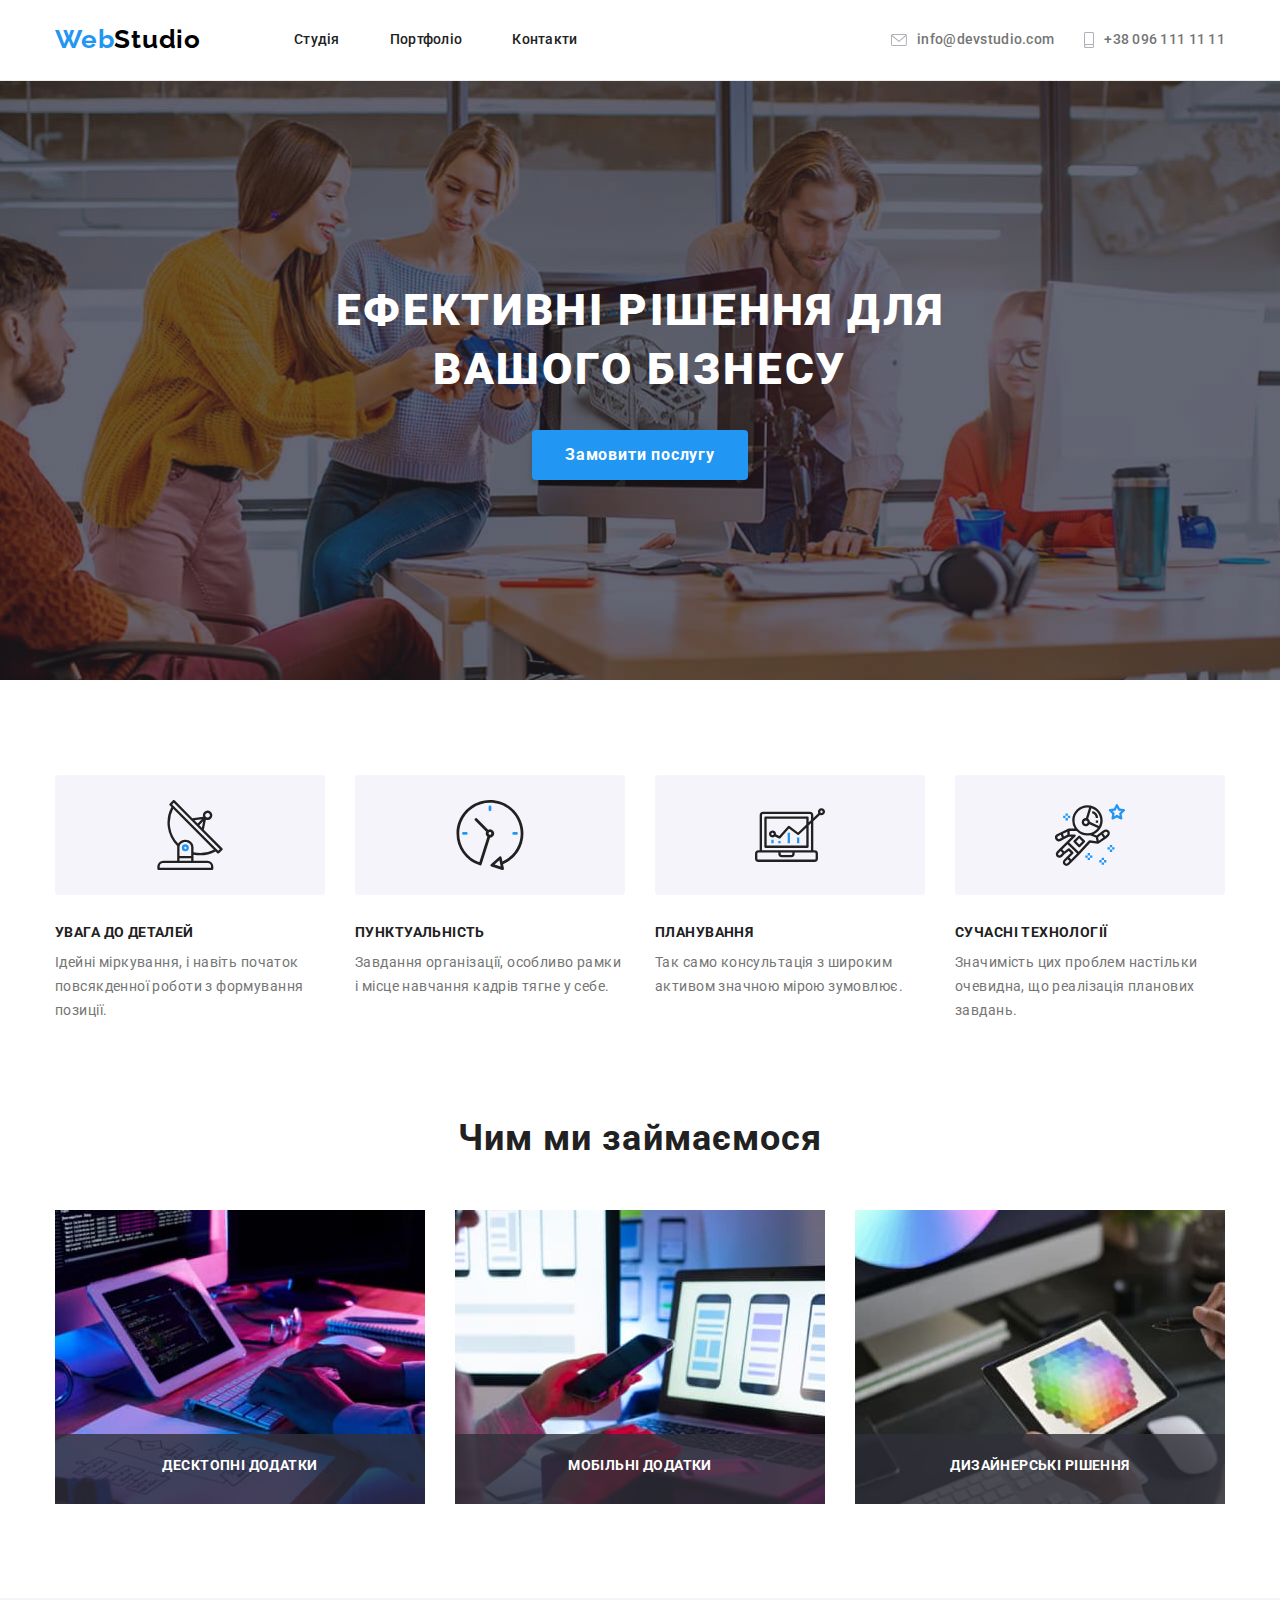
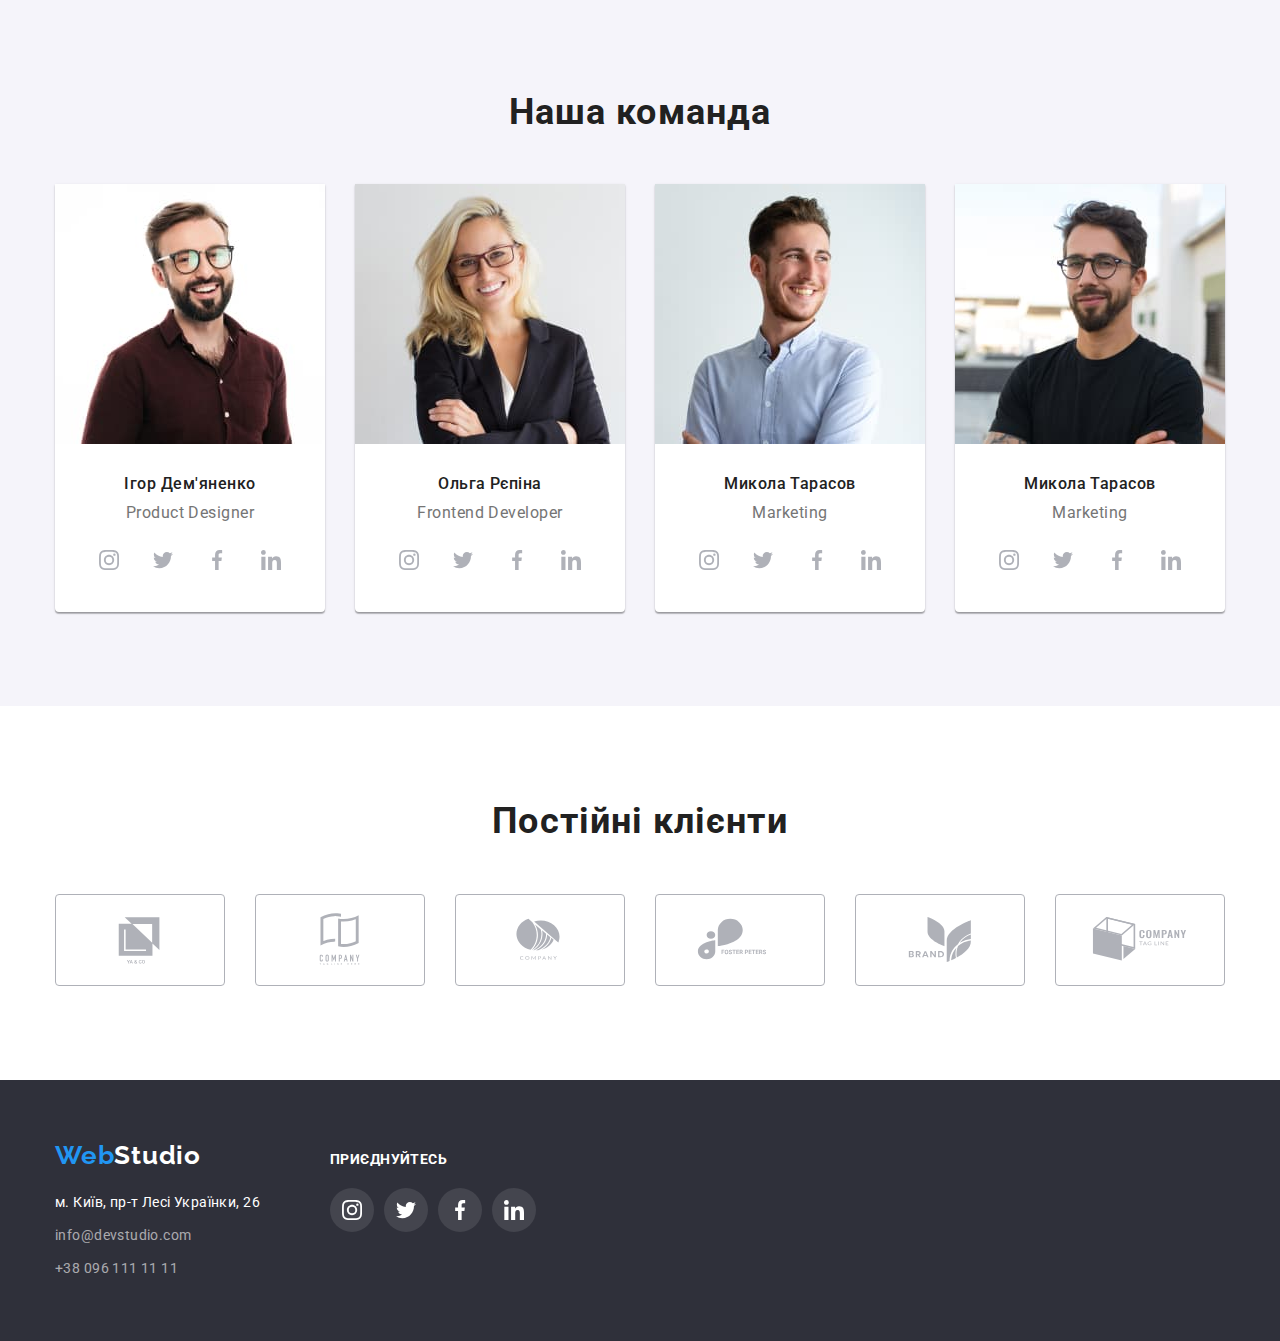
<file: index.html>
<!DOCTYPE html>
<html lang="en">
  <head>
    <meta charset="UTF-8" />
    <meta name="viewport" content="width=device-width, initial-scale=1.0" />
    <title>Document</title>
    <link
      rel="stylesheet"
      href="https://cdnjs.cloudflare.com/ajax/libs/modern-normalize/1.0.0/modern-normalize.min.css"
    />
    <link
      href="https://fonts.googleapis.com/css2?family=Raleway:wght@700&family=Roboto:wght@400;500;700;900&display=swap"
      rel="stylesheet"
    />

    <link rel="stylesheet" href="./css/styles.css" />
  </head>
  <body class="blackout">
    <!-- Шапка сайта -->
    <header class="page-header">
      <div class="header-container container">
        <nav class="nav-container">
          <a href="./index.html" class="logo">
            <span class="web">Web</span><span class="studio">Studio</span>
          </a>
          <ul class="site-nav">
            <li class="poloska">
              <a href="./index.html" class="link current">Студія</a>
            </li>
            <li class="poloska">
              <a href="./portfolio.html" class="link current">Портфоліо</a>
            </li>
            <li class="poloska">
              <a href="#" class="link current">Контакти</a>
            </li>
          </ul>
        </nav>
        <ul class="auth-nav">
          <!-- infa icon -->
          <svg display="none">
            <symbol id="icon-envelope-hover" viewBox="0 0 43 32">
              <path
                d="M38.667 0H4C1.794 0 0 1.794 0 4v24c0 2.206 1.794 4 4 4h34.667c2.206 0 4-1.794 4-4V4c0-2.206-1.794-4-4-4zm0 2.667c.181 0 .353.038.511.103L21.334 18.236 3.49 2.77a1.32 1.32 0 0 1 .511-.103h34.667zm0 26.666H4A1.334 1.334 0 0 1 2.667 28V5.587L20.46 21.008a1.335 1.335 0 0 0 1.748 0L40.001 5.587V28c0 .736-.598 1.333-1.333 1.333z"
              />
            </symbol>

            <symbol id="icon-smartphone" viewBox="0 0 20 32">
              <path
                d="M17 0H3C1.346 0 0 1.346 0 3v26c0 1.654 1.346 3 3 3h14c1.654 0 3-1.346 3-3V3c0-1.654-1.346-3-3-3zM3 2h14a1 1 0 0 1 1 1v21H2V3a1 1 0 0 1 1-1zm14 28H3a1 1 0 0 1-1-1v-3h16v3a1 1 0 0 1-1 1z"
              />
              <path
                d="M4.707 27.478c.391.365.391.956 0 1.321s-1.024.365-1.414 0c-.391-.365-.391-.956 0-1.321s1.024-.365 1.414 0z"
              />
            </symbol>
          </svg>
          <!-- mailto -->
          <li class="item-block">
            <a href="mailto:info@devstudio.com" class="link">
              <div class="item-mailto">
                <svg class="icon-mailto">
                  <use
                    xlink:href="#icon-envelope-hover"
                    class="link-mailto"
                  ></use>
                </svg>
              </div>
              info@devstudio.com</a
            >
          </li>
          <li class="item-block">
            <a href="tel:+380961111111" class="link">
              <div class="item-tel">
                <svg class="icon-tel">
                  <use xlink:href="#icon-smartphone" class="link-tel"></use>
                </svg>
              </div>
              +38 096 111 11 11</a
            >
          </li>
        </ul>
      </div>
    </header>
    <main class="page-main">
      <!-- Герой (Hero)-->
      <div class="hero-container">
        <section class="hero">
          <h1 class="title">
            Ефективні рішення для <br />
            вашого бізнесу
          </h1>
          <button type="button" class="button" data-modal-open>
            Замовити послугу
          </button>
        </section>
      </div>
      <!-- Переваги (Benefits)-->
      <section class="benefits">
        <!-- infa icoon -->
        <svg display="none">
          <symbol id="icon-antenna-1" viewBox="0 0 32 32">
            <path
              d="m30.773 22.098-8.443-8.505.937-4.615c.242.094.499.144.758.146h.006a2.159 2.159 0 1 0-2.008-1.435l-4.96.605L8.972.161a.534.534 0 0 0-.377-.16.532.532 0 0 0-.373.155L6.709 1.66a.534.534 0 0 0 0 .754l.814.826a14.943 14.943 0 0 0 2.519 17.663.513.513 0 0 0 .146.098c-.034.18-.051.364-.052.547v6.187h-6.4a2.67 2.67 0 0 0-2.667 2.667v1.067c0 .295.239.533.533.533h24.533a.533.533 0 0 0 .533-.533v-1.067a2.67 2.67 0 0 0-2.667-2.667h-6.4v-2.742a15.09 15.09 0 0 0 3.049.32 14.854 14.854 0 0 0 7.04-1.783l.818.823a.534.534 0 0 0 .377.16.532.532 0 0 0 .373-.155l1.513-1.504a.534.534 0 0 0 0-.754zM23.28 6.233a1.066 1.066 0 1 1 .752 1.822h-.003a1.067 1.067 0 0 1-.747-1.823h-.002zm-1.256 3.505-.598 2.946-1.175-1.182 1.774-1.763zm-.605-.902-1.92 1.909-1.485-1.493 3.405-.415zM24.004 28.8a1.6 1.6 0 0 1 1.6 1.6v.533H2.137V30.4a1.6 1.6 0 0 1 1.6-1.6h20.267zm-7.467-2.133v1.067h-5.333v-1.067h5.333zM11.204 25.6v-4.053c0-1.294 1.196-2.347 2.667-2.347s2.667 1.053 2.667 2.347V25.6h-5.333zm6.4-1.696v-2.357c0-1.882-1.675-3.413-3.733-3.413a3.8 3.8 0 0 0-3.281 1.786A13.87 13.87 0 0 1 8.311 4.033l18.602 18.708a13.818 13.818 0 0 1-9.309 1.163zm11.289-.684L7.836 2.039l.755-.752 7.935 7.98c.004 0 .006.007.01.01l13.115 13.191-.757.752z"
            />
            <path
              fill="#2196F3"
              d="M13.876 20.267h-.005a1.6 1.6 0 1 0-.004 3.2h.005a1.6 1.6 0 1 0 .004-3.2zm.373 1.978a.534.534 0 0 1-.752-.756.534.534 0 0 1 .373-.155.532.532 0 0 1 .373.911h.005z"
            />
          </symbol>

          <symbol id="icon-clock-1" viewBox="0 0 32 32">
            <path
              d="M31.297 15.301C31.295 6.849 24.442-.002 15.989 0S.686 6.855.688 15.308a15.304 15.304 0 0 0 10.649 14.576.662.662 0 0 0 .529-.065.637.637 0 0 0 .283-.356l3.865-12.25a1.912 1.912 0 1 0-.84-3.635l-5.106-5.107a.637.637 0 0 0-.902.902l5.103 5.109a1.876 1.876 0 0 0 .536 2.309l-3.683 11.673C3.844 25.783.118 17.71 2.799 10.432S13.553-.572 20.831 2.109s11.004 10.754 8.323 18.032a14.042 14.042 0 0 1-7.462 7.973l-.398-1.874a.638.638 0 0 0-1.048-.344l-3.837 3.426a.637.637 0 0 0 .231 1.084l4.899 1.563a.638.638 0 0 0 .819-.74l-.391-1.839a15.255 15.255 0 0 0 9.329-14.089zm-15.305-.637a.638.638 0 1 1 0 1.277.638.638 0 0 1 0-1.277zm2.101 14.864 2.184-1.948.603 2.84-2.787-.892z"
            />
            <path
              fill="#2196F3"
              d="M15.354 3.185V4.46a.638.638 0 1 0 1.276 0V3.185a.638.638 0 0 0-1.276 0zM3.876 14.664a.638.638 0 0 0 0 1.276h1.275a.638.638 0 1 0 0-1.276H3.876zM28.108 15.939a.638.638 0 1 0 0-1.276h-1.275a.638.638 0 0 0 0 1.276h1.275z"
            />
          </symbol>

          <symbol id="icon-diagram-1" viewBox="0 0 32 32">
            <path
              fill="#2196F3"
              d="M14.926 14.965h1.066v4.798h-1.066v-4.797zM19.19 17.097h1.066v2.665H19.19v-2.665zM10.661 18.696h1.066v1.066h-1.066v-1.066zM7.463 18.163h1.066v1.599H7.463v-1.599z"
            />
            <path
              d="M1.599 28.291h25.587a1.6 1.6 0 0 0 1.599-1.599V24.56a1.6 1.6 0 0 0-1.599-1.599h-.533V9.668L29.681 6.8a1.608 1.608 0 1 0-.746-.763L26.654 8.2V6.97a1.6 1.6 0 0 0-1.599-1.599H3.733A1.6 1.6 0 0 0 2.134 6.97v15.992h-.533a1.6 1.6 0 0 0-1.599 1.599v2.132a1.6 1.6 0 0 0 1.599 1.599zM30.384 4.837a.533.533 0 1 1 0 1.067.533.533 0 0 1 0-1.067zM3.198 6.969c0-.294.239-.533.533-.533h21.322c.294 0 .533.239.533.533v2.239l-1.066 1.013V8.035a.533.533 0 0 0-.533-.533H4.797a.533.533 0 0 0-.533.533v13.326c0 .294.239.533.533.533h19.19a.533.533 0 0 0 .533-.533v-9.674l1.066-1.01v12.284H3.198V6.969zm4.798 6.93a1.598 1.598 0 1 0 1.107 2.749l1.853.93a.532.532 0 0 0 .636-.123l3.939-4.431 3.872 2.901a.533.533 0 0 0 .686-.039l3.365-3.188v8.131H5.33V8.569h18.124v2.66l-3.771 3.572-3.904-2.927a.533.533 0 0 0-.718.072l-3.993 4.493-1.493-.746c.011-.064.018-.129.02-.193a1.6 1.6 0 0 0-1.599-1.599zm.533 1.599a.533.533 0 1 1-1.067 0 .533.533 0 0 1 1.067 0zm3.198 8.529h5.331v.533a.533.533 0 0 1-.533.533h-4.264a.533.533 0 0 1-.533-.533v-.533zm-10.661.533c0-.294.239-.533.533-.533h9.062v.533a1.6 1.6 0 0 0 1.599 1.599h4.264a1.6 1.6 0 0 0 1.599-1.599v-.533h9.062c.294 0 .533.239.533.533v2.132a.533.533 0 0 1-.533.533H1.598a.533.533 0 0 1-.533-.533V24.56z"
            />
          </symbol>

          <symbol id="icon-astronaut-1" viewBox="0 0 32 32">
            <path
              fill="#2196F3"
              d="M31.974 4.524a.534.534 0 0 0-.43-.363l-1.91-.278-.855-1.731c-.179-.365-.777-.365-.956 0l-.855 1.731-1.91.278a.535.535 0 0 0-.296.91l1.383 1.348-.326 1.903c-.034.2.048.402.212.522a.53.53 0 0 0 .562.04l1.709-.899 1.709.899a.536.536 0 0 0 .775-.563l-.326-1.903 1.383-1.348a.536.536 0 0 0 .135-.547zm-2.463 1.327a.534.534 0 0 0-.153.472l.191 1.114-1-.526a.533.533 0 0 0-.498 0l-1.001.526.191-1.114a.534.534 0 0 0-.153-.472l-.81-.789 1.119-.163a.532.532 0 0 0 .402-.292l.5-1.013.5 1.013a.535.535 0 0 0 .402.292l1.119.163-.809.789zM26.134 20.522h-1.067v1.067h1.067v-1.067zM26.134 22.656h-1.067v1.067h1.067v-1.067zM27.2 21.589h-1.067v1.067H27.2v-1.067zM25.067 21.589H24v1.067h1.067v-1.067zM22.4 26.389h-1.067v1.067H22.4v-1.067zM22.4 28.522h-1.067v1.067H22.4v-1.067zM23.467 27.456H22.4v1.067h1.067v-1.067zM21.333 27.456h-1.067v1.067h1.067v-1.067zM16 24.256h-1.067v1.067H16v-1.067zM16 26.389h-1.067v1.067H16v-1.067zM17.067 25.322H16v1.067h1.067v-1.067zM14.933 25.322h-1.067v1.067h1.067v-1.067zM5.867 6.122H4.8v1.067h1.067V6.122zM5.867 8.255H4.8v1.067h1.067V8.255z"
            />
            <path
              fill="#2196F3"
              d="M6.933 7.189H5.866v1.067h1.067V7.189zM4.8 7.189H3.733v1.067H4.8V7.189z"
            />
            <path
              d="M24.715 14.159a1.775 1.775 0 0 0-1.188-.705 1.778 1.778 0 0 0-1.34.352l-1.252.96-1.898 1.417-1.358-.541c2.421-1.086 4.114-3.508 4.114-6.32 0-3.823-3.123-6.933-6.961-6.933s-6.961 3.11-6.961 6.933a6.86 6.86 0 0 0 1.12 3.758l-2.764-.024h-.005c-.009 0-.015.004-.023.005a.515.515 0 0 0-.155.031l-.038.013c-.006.003-.013.003-.019.006l-3.233 1.596-.001.001-1.893.911a.397.397 0 0 0-.063.035 1.779 1.779 0 0 0-.598 2.295c.22.429.595.745 1.056.889a1.776 1.776 0 0 0 1.378-.128l1.388-.738 2.264-1.169 1.357-.008L2.2 22.211l-.002.001-1.339 1.333c-.316.315-.49.732-.49 1.178s.174.863.49 1.179c.325.323.752.485 1.179.485s.854-.162 1.18-.485l1.314-1.309 1.741-1.3.901.897-1.762 1.754-.002.001-1.339 1.333c-.316.315-.49.732-.49 1.178s.174.863.49 1.179c.325.323.753.485 1.18.485s.855-.162 1.18-.485l3.482-3.467.001-.002 1.01-1-.004-.004c.006-.006.015-.009.022-.015l5.166-5.658 3.471.494a.52.52 0 0 0 .262-.033c.018-.006.033-.015.05-.023.019-.01.039-.015.058-.027l3.213-2.133c.012-.008.018-.021.029-.029.013-.01.029-.014.041-.026l1.271-1.191c.662-.62.753-1.635.212-2.362zM2.13 17.77a.714.714 0 0 1-.558.052.717.717 0 0 1-.213-1.26l1.314-.632.449 1.312-.992.528zm3.498-1.828-1.548.8-.439-1.283 2.027-1.001-.04 1.484zm15.099-6.62a5.79 5.79 0 0 1-.599 2.559l-4.181-1.899a1.863 1.863 0 0 0-.788-1.388l1.464-4.86c2.378.756 4.105 2.974 4.105 5.588zm-11.789 0c0-3.235 2.644-5.867 5.894-5.867.253 0 .5.021.745.052l-1.432 4.754c-.019-.001-.037-.006-.057-.006-1.033 0-1.873.837-1.873 1.867s.84 1.867 1.873 1.867c.694 0 1.294-.383 1.618-.945l3.862 1.755a5.894 5.894 0 0 1-4.737 2.39c-3.25 0-5.894-2.632-5.894-5.867zm5.956.8c0 .441-.362.8-.806.8s-.806-.359-.806-.8c0-.441.362-.8.806-.8s.806.359.806.8zM2.465 25.146a.608.608 0 0 1-.854.001.592.592 0 0 1 0-.844l.962-.958.851.848-.959.955zm3.214 3.734a.608.608 0 0 1-.855.001.592.592 0 0 1 0-.844l.963-.959.852.848-.96.955zm3.481-3.469-.002.001-1.765 1.76-.852-.848 1.763-1.755.002-.001c.04-.04.065-.088.09-.135.007-.014.02-.026.026-.04.017-.041.019-.085.026-.129.003-.025.014-.047.014-.073 0-.036-.013-.07-.02-.106-.006-.032-.006-.065-.019-.095a.55.55 0 0 0-.091-.138c-.01-.012-.014-.027-.025-.038h-.001l-.001-.002-1.607-1.6c-.017-.017-.039-.024-.058-.038a.507.507 0 0 0-.087-.058.515.515 0 0 0-.093-.033.507.507 0 0 0-.103-.02.5.5 0 0 0-.095.005.53.53 0 0 0-.104.02.477.477 0 0 0-.094.045c-.02.011-.042.015-.061.029L4.23 23.486l-.901-.897 2.399-2.386 4.361 4.289-.928.919zm6.819-7.017c-.015-.002-.03.004-.045.003a.556.556 0 0 0-.3.075.492.492 0 0 0-.083.061c-.013.011-.028.017-.04.029l-4.698 5.146-4.328-4.257 2.833-2.818a.534.534 0 0 0-.379-.911v-.001l-2.219.013.028-1.607 3.104.027a6.947 6.947 0 0 0 4.981 2.101c.437 0 .864-.045 1.279-.123.04.032.079.065.13.085l2.41.96.331 1.644-3.003-.427zm4.041.178-.313-1.558 1.446-1.08.947 1.257-2.08 1.381zm3.754-2.831-.838.785-.931-1.236.831-.637a.735.735 0 0 1 .543-.143.718.718 0 0 1 .48.284.713.713 0 0 1-.085.947z"
            />
            <path
              d="m13.602 18.544-2.143-2.133a.534.534 0 0 0-.753 0l-2.142 2.133a.537.537 0 0 0 0 .756l2.142 2.133a.536.536 0 0 0 .753 0l2.143-2.133a.535.535 0 0 0 0-.756zm-2.519 1.759-1.387-1.381 1.387-1.381 1.387 1.381-1.387 1.381zM17.164 5.071l-.258 1.036c.071.018 1.738.452 1.738 2.149h1.067c0-2.017-1.666-2.965-2.547-3.185zM19.711 9.322h-1.067v1.067h1.067V9.322z"
            />
          </symbol>
        </svg>
        <h2 class="our-advantages">Наші переваги</h2>
        <div class="benefits-container">
          <ul class="card-set">
            <li class="item">
              <span class="card-set-block">
                <svg class="card-set-img">
                  <use xlink:href="#icon-antenna-1"></use>
                </svg>
              </span>
              <h3 class="title">Увага до деталей</h3>
              <p class="line">
                Ідейні міркування, і навіть початок повсякденної роботи з
                формування позиції.
              </p>
            </li>
            <li class="item">
              <span class="card-set-block">
                <svg class="card-set-img">
                  <use xlink:href="#icon-clock-1"></use>
                </svg>
              </span>
              <h3 class="title">Пунктуальність</h3>
              <p class="line">
                Завдання організації, особливо рамки і місце навчання кадрів
                тягне у себе.
              </p>
            </li>
            <li class="item">
              <span class="card-set-block">
                <svg class="card-set-img">
                  <use xlink:href="#icon-diagram-1"></use>
                </svg>
              </span>
              <h3 class="title">Планування</h3>
              <p class="line">
                Так само консультація з широким активом значною мірою зумовлює.
              </p>
            </li>
            <li class="item">
              <span class="card-set-block">
                <svg class="card-set-img">
                  <use xlink:href="#icon-astronaut-1"></use>
                </svg>
              </span>
              <h3 class="title">Сучасні технології</h3>
              <p class="line">
                Значимість цих проблем настільки очевидна, що реалізація
                планових завдань.
              </p>
            </li>
          </ul>
        </div>
      </section>
      <!-- Чим ми займаємося -->
      <section class="services">
        <div class="services-container">
          <h3 class="title">Чим ми займаємося</h3>
          <ul class="services-blok">
            <li class="title-img">
              <img
                src="./images/1_1img.jpg"
                alt="Програміст працюе за планшетом"
                width="370"
                height="294"
                class="img"
              />
              <div class="block-title">
                <h3 class="picture-title">Десктопні додатки</h3>
              </div>
            </li>
            <li class="title-img">
              <img
                src="./images/1_2img.jpg"
                alt="Людина з телефоном працюе за ноутбуком"
                width="370"
                height="294"
                class="img"
              />
              <div class="block-title">
                <h3 class="picture-title">Мобільні додатки</h3>
              </div>
            </li>
            <li class="title-img">
              <img
                src="./images/1_3img.jpg"
                alt="Людина малює на планшеті"
                width="370"
                height="294"
                class="img"
              />
              <div class="block-title">
                <h3 class="picture-title">Дизайнерські рішення</h3>
              </div>
            </li>
          </ul>
        </div>
      </section>
      <!-- Наша команда-->
      <section class="team">
        <!-- infa icon -->
        <svg display="none">
          <!-- instagram -->
          <symbol id="icon-instagram-2" viewBox="0 0 32 32">
            <path
              d="M31.969 9.408c-.075-1.7-.35-2.869-.744-3.882a7.806 7.806 0 0 0-1.851-2.838A7.867 7.867 0 0 0 26.542.844C25.523.45 24.36.175 22.66.1 20.947.019 20.403 0 16.059 0s-4.888.019-6.595.094c-1.7.075-2.869.35-3.882.744a7.803 7.803 0 0 0-2.838 1.85A7.867 7.867 0 0 0 .9 5.52C.506 6.539.231 7.702.156 9.402c-.081 1.713-.1 2.257-.1 6.601s.019 4.888.094 6.595c.075 1.7.35 2.869.744 3.882a7.895 7.895 0 0 0 1.85 2.838 7.867 7.867 0 0 0 2.832 1.844c1.019.394 2.182.669 3.882.744 1.706.075 2.25.094 6.595.094s4.888-.019 6.595-.094c1.7-.075 2.869-.35 3.882-.744a8.184 8.184 0 0 0 4.682-4.682c.394-1.019.669-2.182.744-3.882.075-1.707.094-2.251.094-6.595s-.006-4.888-.081-6.595zm-2.882 13.065c-.069 1.563-.331 2.407-.55 2.969a5.31 5.31 0 0 1-3.038 3.038c-.563.219-1.413.481-2.969.55-1.688.075-2.194.094-6.464.094s-4.782-.019-6.464-.094c-1.563-.069-2.407-.331-2.969-.55a4.926 4.926 0 0 1-1.838-1.194 4.974 4.974 0 0 1-1.194-1.838c-.219-.563-.481-1.413-.55-2.969-.075-1.688-.094-2.194-.094-6.464s.019-4.782.094-6.464c.069-1.563.331-2.407.55-2.969a4.868 4.868 0 0 1 1.2-1.838A4.974 4.974 0 0 1 6.639 3.55c.563-.219 1.413-.481 2.969-.55 1.688-.075 2.194-.094 6.464-.094 4.276 0 4.782.019 6.464.094 1.563.069 2.407.331 2.969.55a4.914 4.914 0 0 1 1.838 1.194 4.974 4.974 0 0 1 1.194 1.838c.219.563.481 1.413.55 2.969.075 1.688.094 2.194.094 6.464s-.019 4.77-.094 6.458z"
            />
            <path
              d="M16.059 7.783c-4.538 0-8.22 3.682-8.22 8.22s3.682 8.22 8.22 8.22c4.539 0 8.22-3.682 8.22-8.22s-3.682-8.22-8.22-8.22zm0 13.552a5.333 5.333 0 0 1 0-10.664 5.333 5.333 0 0 1 0 10.664zM26.524 7.458a1.919 1.919 0 1 1-3.838 0 1.919 1.919 0 0 1 3.838 0z"
            />
          </symbol>
          <!-- twitter -->
          <symbol id="icon-twitter-1" viewBox="0 0 32 32">
            <path
              d="M32 6.078c-1.19.522-2.458.868-3.78 1.036a6.523 6.523 0 0 0 2.886-3.626 13.11 13.11 0 0 1-4.16 1.588A6.574 6.574 0 0 0 22.154 3c-3.632 0-6.556 2.948-6.556 6.562 0 .52.044 1.02.152 1.496-5.454-.266-10.28-2.88-13.522-6.862a6.605 6.605 0 0 0-.898 3.316 6.57 6.57 0 0 0 2.914 5.452 6.479 6.479 0 0 1-2.964-.808v.072c0 3.188 2.274 5.836 5.256 6.446a6.548 6.548 0 0 1-1.72.216 5.8 5.8 0 0 1-1.242-.112c.85 2.598 3.262 4.508 6.13 4.57a13.182 13.182 0 0 1-8.134 2.798c-.538 0-1.054-.024-1.57-.09A18.469 18.469 0 0 0 10.064 29c12.072 0 18.672-10 18.672-18.668 0-.29-.01-.57-.024-.848A13.087 13.087 0 0 0 32 6.078z"
            />
          </symbol>
          <!-- facebook -->
          <symbol id="icon-facebook-1" viewBox="0 0 32 32">
            <path
              d="M21.329 5.313h2.921V.225C23.746.156 22.013 0 19.994 0c-4.212 0-7.097 2.649-7.097 7.519V12H8.249v5.688h4.648V32h5.699V17.689h4.46l.708-5.688h-5.169V8.082c.001-1.644.444-2.769 2.735-2.769z"
            />
          </symbol>
          <!-- linkedin -->
          <symbol id="icon-linkedin-1" viewBox="0 0 32 32">
            <path
              d="M31.992 32v-.001H32V20.263c0-5.741-1.236-10.164-7.948-10.164-3.227 0-5.392 1.771-6.276 3.449h-.093v-2.913h-6.364v21.364h6.627V21.42c0-2.785.528-5.479 3.977-5.479 3.399 0 3.449 3.179 3.449 5.657v10.401h6.62zM.528 10.636h6.635V32H.528V10.636zM3.843 0C1.722 0 0 1.721 0 3.843s1.721 3.879 3.843 3.879c2.121 0 3.843-1.757 3.843-3.879A3.846 3.846 0 0 0 3.843 0z"
            />
          </symbol>
        </svg>
        <!-- team -->
        <div class="team-container">
          <h3 class="title-team">Наша команда</h3>
          <ul class="team-blok">
            <li class="background">
              <img
                class="img"
                src="./images/2_1img.jpg"
                alt="Усміхнений хлопець в окулярах"
                width="270"
                height="260"
              />
              <div class="img-text">
                <h3 class="title">Ігор Дем'яненко</h3>
                <p class="line">Product Designer</p>
                <!-- icon smm -->
                <ul class="icon-smm">
                  <!-- instagram -->
                  <li class="icon-block-smm">
                    <a href="" class="icon-block-linck">
                      <svg class="icon" height="20px" width="20px">
                        <use xlink:href="#icon-instagram-2"></use>
                      </svg>
                    </a>
                  </li>
                  <!-- twitter -->
                  <li class="icon-block-smm">
                    <a href="" class="icon-block-linck">
                      <svg class="icon" height="20px" width="20px">
                        <use xlink:href="#icon-twitter-1"></use>
                      </svg>
                    </a>
                  </li>
                  <!-- facebook -->
                  <li class="icon-block-smm">
                    <a href="" class="icon-block-linck">
                      <svg class="icon" height="20px" width="20px">
                        <use xlink:href="#icon-facebook-1"></use>
                      </svg>
                    </a>
                  </li>
                  <!-- linkedin -->
                  <li class="icon-block-smm">
                    <a href="" class="icon-block-linck">
                      <svg class="icon" height="20px" width="20px">
                        <use xlink:href="#icon-linkedin-1"></use>
                      </svg>
                    </a>
                  </li>
                </ul>
              </div>
            </li>
            <li class="background">
              <img
                class="img"
                src="./images/2_2img.jpg"
                alt="Усміхненена дівчина в окулярах"
                width="270"
                height="260"
              />
              <div class="img-text">
                <h3 class="title">Ольга Рєпіна</h3>
                <p class="line">Frontend Developer</p>
                <!-- icon smm -->
                <ul class="icon-smm">
                  <!-- instagram -->
                  <li class="icon-block-smm">
                    <a href="" class="icon-block-linck">
                      <svg class="icon" height="20px" width="20px">
                        <use xlink:href="#icon-instagram-2"></use>
                      </svg>
                    </a>
                  </li>
                  <!-- twitter -->
                  <li class="icon-block-smm">
                    <a href="" class="icon-block-linck">
                      <svg class="icon" height="20px" width="20px">
                        <use xlink:href="#icon-twitter-1"></use>
                      </svg>
                    </a>
                  </li>
                  <!-- facebook -->
                  <li class="icon-block-smm">
                    <a href="" class="icon-block-linck">
                      <svg class="icon" height="20px" width="20px">
                        <use xlink:href="#icon-facebook-1"></use>
                      </svg>
                    </a>
                  </li>
                  <!-- linkedin -->
                  <li class="icon-block-smm">
                    <a href="" class="icon-block-linck">
                      <svg class="icon" height="20px" width="20px">
                        <use xlink:href="#icon-linkedin-1"></use>
                      </svg>
                    </a>
                  </li>
                </ul>
              </div>
            </li>
            <li class="background">
              <img
                class="img"
                src="./images/2_3img.jpg"
                alt="Усміхнений хлопець"
                width="270"
                height="260"
              />
              <div class="img-text">
                <h3 class="title">Микола Тарасов</h3>
                <p class="line">Marketing</p>
                <!-- icon smm -->
                <ul class="icon-smm">
                  <!-- instagram -->
                  <li class="icon-block-smm">
                    <a href="" class="icon-block-linck">
                      <svg class="icon" height="20px" width="20px">
                        <use xlink:href="#icon-instagram-2"></use>
                      </svg>
                    </a>
                  </li>
                  <!-- twitter -->
                  <li class="icon-block-smm">
                    <a href="" class="icon-block-linck">
                      <svg class="icon" height="20px" width="20px">
                        <use xlink:href="#icon-twitter-1"></use>
                      </svg>
                    </a>
                  </li>
                  <!-- facebook -->
                  <li class="icon-block-smm">
                    <a href="" class="icon-block-linck">
                      <svg class="icon" height="20px" width="20px">
                        <use xlink:href="#icon-facebook-1"></use>
                      </svg>
                    </a>
                  </li>
                  <!-- linkedin -->
                  <li class="icon-block-smm">
                    <a href="" class="icon-block-linck">
                      <svg class="icon" height="20px" width="20px">
                        <use xlink:href="#icon-linkedin-1"></use>
                      </svg>
                    </a>
                  </li>
                </ul>
              </div>
            </li>
            <li class="background">
              <img
                class="img"
                src="./images/2_4img.jpg"
                alt="Хлопець в окулярах"
                width="270"
                height="260"
              />
              <div class="img-text">
                <h3 class="title">Микола Тарасов</h3>
                <p class="line">Marketing</p>
                <!-- icon smm -->
                <ul class="icon-smm">
                  <!-- instagram -->
                  <li class="icon-block-smm">
                    <a href="" class="icon-block-linck">
                      <svg class="icon" height="20px" width="20px">
                        <use xlink:href="#icon-instagram-2"></use>
                      </svg>
                    </a>
                  </li>
                  <!-- twitter -->
                  <li class="icon-block-smm">
                    <a href="" class="icon-block-linck">
                      <svg class="icon" height="20px" width="20px">
                        <use xlink:href="#icon-twitter-1"></use>
                      </svg>
                    </a>
                  </li>
                  <!-- facebook -->
                  <li class="icon-block-smm">
                    <a href="" class="icon-block-linck">
                      <svg class="icon" height="20px" width="20px">
                        <use xlink:href="#icon-facebook-1"></use>
                      </svg>
                    </a>
                  </li>
                  <!-- linkedin -->
                  <li class="icon-block-smm">
                    <a href="" class="icon-block-linck">
                      <svg class="icon" height="20px" width="20px">
                        <use xlink:href="#icon-linkedin-1"></use>
                      </svg>
                    </a>
                  </li>
                </ul>
              </div>
            </li>
          </ul>
        </div>
      </section>
      <!-- Постійні клієнти Regular customers -->
      <section class="services">
        <!-- infa icon -->
        <svg display="none">
          <symbol id="icon-Logo-1" viewBox="0 0 57 32">
            <path
              d="M26.727 3.165h-.073a7.542 7.542 0 0 0-.336-.012h-.243c-.212 0-.428.005-.642.016a.4.4 0 0 0-.049 0c-1.944.11-3.848.596-5.609 1.431l-.231.111V16.52l.54-.183a20.64 20.64 0 0 1 1.5-.445 18.34 18.34 0 0 1 4.317-.574v1.551c-.193.001-.38.007-.568.016h-.045a17.207 17.207 0 0 0-3.322.51 16.858 16.858 0 0 0-3.957 1.542V3.792a15.847 15.847 0 0 1 4.151-1.688c1.278-.33 2.593-.5 3.913-.504h.228c.273.007.538.019.788.038.658.046 1.31.15 1.95.311v1.527a12.05 12.05 0 0 0-1.889-.285l-.039-.003c-.132-.011-.263-.022-.386-.022zm2.688 1.561c.339.026.689.038 1.044.038a16.75 16.75 0 0 0 4.114-.528 16.958 16.958 0 0 0 3.956-1.543v14.875a15.88 15.88 0 0 1-4.153 1.688 15.948 15.948 0 0 1-3.913.503c-1 .008-1.997-.11-2.968-.35V4.438c.229.053.465.102.706.142.394.066.81.115 1.214.145zm7.57.115-.54.182c-.497.167-.997.316-1.5.449a18.23 18.23 0 0 1-4.483.575c-.352 0-.676-.01-.989-.03l-.43-.028v12.148l.37.033c.343.03.696.045 1.052.045a14.364 14.364 0 0 0 3.531-.457c.95-.238 1.874-.57 2.759-.991l.231-.111V4.843zM19.06 24.113a.788.788 0 0 0-.6-.243.895.895 0 0 0-.347.065.778.778 0 0 0-.444.449.893.893 0 0 0-.062.335v2.023a.94.94 0 0 0 .08.415.718.718 0 0 0 .48.415c.098.028.2.042.302.042a.855.855 0 0 0 .838-.851v-.226h-.529v.18a.458.458 0 0 1-.031.18.315.315 0 0 1-.077.114.38.38 0 0 1-.222.077.266.266 0 0 1-.249-.109.479.479 0 0 1-.07-.271v-1.887a.643.643 0 0 1 .065-.302c.027-.043.066-.077.112-.098s.097-.03.147-.024a.28.28 0 0 1 .236.114c.059.078.09.173.088.271v.175h.524v-.206a.953.953 0 0 0-.242-.639zM22.202 24.09a.92.92 0 0 0-1.197 0 .82.82 0 0 0-.205.283.959.959 0 0 0-.077.392v1.941a.932.932 0 0 0 .077.397.791.791 0 0 0 .205.271.837.837 0 0 0 .279.171.897.897 0 0 0 .918-.171.849.849 0 0 0 .2-.271.934.934 0 0 0 .077-.397v-1.941a.943.943 0 0 0-.077-.392.867.867 0 0 0-.2-.283zm-.247 2.616a.355.355 0 0 1-.105.28.386.386 0 0 1-.498 0 .352.352 0 0 1-.105-.28v-1.941a.355.355 0 0 1 .105-.28.386.386 0 0 1 .498 0 .352.352 0 0 1 .105.28v1.941zM26.329 27.573v-3.674h-.509l-.668 1.945h-.009l-.673-1.945h-.503v3.674h.525v-2.235h.009l.514 1.58h.262l.518-1.58h.009v2.235h.525zM29.311 24.157a.727.727 0 0 0-.297-.201 1.168 1.168 0 0 0-.38-.057h-.78v3.674h.523v-1.435h.27a.964.964 0 0 0 .472-.1.759.759 0 0 0 .287-.281.875.875 0 0 0 .12-.32c.021-.138.03-.278.028-.418a2.107 2.107 0 0 0-.051-.525.785.785 0 0 0-.193-.338zm-.27 1.12a.45.45 0 0 1-.049.191.296.296 0 0 1-.135.129.538.538 0 0 1-.247.046h-.239v-1.249h.27a.506.506 0 0 1 .236.046.3.3 0 0 1 .123.136.537.537 0 0 1 .046.205v.244c0 .085.005.174 0 .252h-.005zM31.791 23.899h-.429l-.809 3.674h.523l.154-.789h.714l.154.789h.524l-.83-3.674zm-.483 2.384.258-1.332h.009l.256 1.332h-.524zM35.173 26.112h-.009l-.791-2.213h-.503v3.674h.523v-2.209h.011l.8 2.209h.492v-3.674h-.523v2.213zM38.372 23.899l-.421 1.461h-.011l-.421-1.461h-.554l.719 2.121v1.553h.524V26.02l.719-2.121h-.554zM17.6 28.61h.252v.708h.171v-.708h.251v-.145h-.675v.145zM19.721 28.465l-.331.853h.182l.07-.194h.34l.073.194h.186l-.339-.853h-.182zm-.027.516.116-.316.116.316h-.232zM21.818 29.004h.197v.11a.332.332 0 0 1-.202.072c-.034.002-.069-.004-.1-.019s-.059-.036-.081-.063a.352.352 0 0 1-.063-.222c0-.19.082-.285.246-.285.043-.004.086.007.121.032s.061.062.072.104l.169-.033c-.036-.167-.156-.251-.362-.251a.426.426 0 0 0-.298.11.413.413 0 0 0-.122.328.465.465 0 0 0 .109.32.408.408 0 0 0 .324.125.511.511 0 0 0 .362-.136v-.336h-.37v.144zM23.959 28.465h-.173v.853h.598v-.145h-.425v-.708zM25.769 28.465h-.173v.853h.173v-.853zM27.539 29.035l-.349-.57h-.167v.853h.161v-.557l.343.557h.171v-.853h-.158v.57zM29.14 28.943h.425v-.145h-.425v-.187h.457v-.145h-.63v.853h.648v-.145h-.475v-.231zM33.02 28.802h-.336v-.336h-.171v.853h.171v-.373h.336v.373h.171v-.853h-.171v.336zM34.629 28.943h.426v-.145h-.426v-.187h.459v-.145h-.63v.853h.646v-.145h-.475v-.231zM36.812 28.943c.148-.023.224-.102.224-.237a.203.203 0 0 0-.084-.189.479.479 0 0 0-.25-.05h-.362v.853h.171v-.357h.034a.231.231 0 0 1 .107.019.181.181 0 0 1 .061.062l.186.271h.205L37 29.148a.6.6 0 0 0-.189-.205zm-.172-.118h-.127v-.214h.135a.445.445 0 0 1 .174.02c.012.011.022.025.029.04a.116.116 0 0 1-.004.097.114.114 0 0 1-.032.037.486.486 0 0 1-.174.02zM38.458 28.943h.425v-.145h-.425v-.187h.459v-.145h-.631v.853h.648v-.145h-.475v-.231z"
            />
          </symbol>
          <symbol id="icon-Logo-2" viewBox="0 0 57 32">
            <path
              d="M19.417 26.187c.008 0 .017.002.025.005s.015.007.02.013l.116.111a.955.955 0 0 1-.327.211 1.299 1.299 0 0 1-.464.076 1.213 1.213 0 0 1-.436-.071.942.942 0 0 1-.329-.2.878.878 0 0 1-.212-.308 1.02 1.02 0 0 1-.074-.396.91.91 0 0 1 .305-.705 1.06 1.06 0 0 1 .349-.201c.143-.048.296-.072.449-.071.143-.003.285.019.417.064.115.043.221.104.313.178l-.097.119a.085.085 0 0 1-.025.021.066.066 0 0 1-.039.009.086.086 0 0 1-.042-.013l-.052-.032-.073-.04a.818.818 0 0 0-.229-.071 1.11 1.11 0 0 0-.173-.013.952.952 0 0 0-.323.053.683.683 0 0 0-.417.387.81.81 0 0 0-.06.313.795.795 0 0 0 .06.318.68.68 0 0 0 .402.383.867.867 0 0 0 .3.05c.059.001.119-.003.177-.01a.69.69 0 0 0 .384-.163.09.09 0 0 1 .055-.02zM22.776 25.629a.974.974 0 0 1-.078.393c-.047.114-.122.218-.219.305s-.214.155-.344.2a1.42 1.42 0 0 1-.884 0 1.027 1.027 0 0 1-.342-.201.904.904 0 0 1-.221-.308 1.022 1.022 0 0 1 0-.787.94.94 0 0 1 .221-.31c.097-.084.214-.15.342-.193.284-.096.6-.096.884 0 .129.046.246.114.343.201a.914.914 0 0 1 .298.699zm-.306 0a.84.84 0 0 0-.055-.316.653.653 0 0 0-.402-.385 1.025 1.025 0 0 0-.643 0 .683.683 0 0 0-.246.149.63.63 0 0 0-.157.236.927.927 0 0 0 0 .632.643.643 0 0 0 .403.384c.207.067.435.067.643 0a.698.698 0 0 0 .246-.148.662.662 0 0 0 .156-.236.82.82 0 0 0 .055-.316zM25.067 25.96l.03.071.033-.071a.68.68 0 0 1 .038-.07l.743-1.174c.015-.02.028-.033.042-.037a.207.207 0 0 1 .061-.006h.22v1.909h-.26V25.119a.726.726 0 0 1 0-.066l-.747 1.19c-.009.018-.025.033-.044.043s-.041.016-.064.016h-.042c-.023 0-.045-.005-.064-.016s-.034-.026-.044-.044l-.769-1.198v1.533h-.252v-1.905h.22a.207.207 0 0 1 .061.006.087.087 0 0 1 .041.037l.759 1.175a.418.418 0 0 1 .038.068zM27.864 25.865v.715h-.291v-1.906h.649c.122-.002.244.012.362.042a.724.724 0 0 1 .256.119.492.492 0 0 1 .145.187.576.576 0 0 1 .049.244.54.54 0 0 1-.211.435.752.752 0 0 1-.257.126 1.25 1.25 0 0 1-.35.044l-.352-.005zm0-.205h.352a.808.808 0 0 0 .225-.029.52.52 0 0 0 .163-.082.358.358 0 0 0 .134-.286c.003-.053-.007-.106-.029-.155s-.057-.094-.102-.13a.624.624 0 0 0-.391-.102h-.352v.786zM31.772 26.583h-.23a.109.109 0 0 1-.064-.018.123.123 0 0 1-.038-.044l-.198-.461h-.993l-.205.461a.107.107 0 0 1-.101.062h-.23l.872-1.909h.302l.884 1.909zm-1.439-.709h.82l-.346-.777a1.276 1.276 0 0 1-.065-.179l-.034.1a.98.98 0 0 1-.032.081l-.343.776zM33.029 24.682c.017.008.032.02.044.034l1.272 1.439V24.673h.26v1.909h-.145a.136.136 0 0 1-.06-.011.165.165 0 0 1-.047-.035l-1.271-1.438a.726.726 0 0 1 0 .066v1.419h-.26v-1.909h.154a.15.15 0 0 1 .052.009zM36.748 25.823v.758h-.291v-.758l-.804-1.15h.26a.114.114 0 0 1 .063.016.159.159 0 0 1 .039.043l.503.742a.717.717 0 0 1 .088.169l.038-.082a.745.745 0 0 1 .049-.087l.496-.747a.18.18 0 0 1 .038-.04.098.098 0 0 1 .063-.019h.263l-.806 1.155zM24.923 21.47c.127.014.255.025.384.035 1.962-.763 3.622-2.011 4.772-3.588s1.74-3.415 1.695-5.282l-2.162-1.879c.44 1.988.234 4.043-.594 5.935s-2.245 3.547-4.094 4.779z"
            />
            <path
              d="m24.151 21.383.058.01c1.975-1.228 3.482-2.942 4.323-4.921s.981-4.133.4-6.181l-3.08-2.676c1.246 2.2 1.747 4.661 1.446 7.098s-1.393 4.75-3.147 6.67zM34.596 14.841c-.523 2.052-1.794 3.902-3.624 5.276-.534.404-1.111.763-1.722 1.074 1.49-.38 2.859-1.053 4.003-1.966s2.03-2.042 2.592-3.3l-1.249-1.084z"
            />
            <path
              d="m34.106 14.539-1.778-1.545c-.034 1.762-.61 3.483-1.669 4.986s-2.562 2.731-4.352 3.559h.009c.399 0 .798-.021 1.194-.062 1.673-.593 3.151-1.537 4.303-2.748s1.94-2.65 2.295-4.189zM24.409 6.486 22.287 4.64c-1.897.637-3.528 1.756-4.68 3.212s-1.772 3.179-1.778 4.946c.007 1.952.763 3.846 2.149 5.383s3.322 2.628 5.501 3.101c1.946-2.06 3.085-4.605 3.252-7.266s-.647-5.299-2.323-7.53zM39.008 14.255c-.008-2.316-1.07-4.535-2.955-6.173s-4.439-2.561-7.105-2.567a11.3 11.3 0 0 0-3.602.582l12.99 11.286a7.647 7.647 0 0 0 .672-3.128z"
            />
          </symbol>
          <symbol id="icon-Logo-3" viewBox="0 0 57 32">
            <path
              d="M12.878 11.255h-.002c-1.279 0-2.316.921-2.316 2.058v.001c0 1.137 1.037 2.058 2.316 2.058h.002c1.279 0 2.316-.921 2.316-2.058v-.001c0-1.137-1.037-2.058-2.316-2.058zM29.971 10.597c-.004-1.579-.711-3.092-1.967-4.208s-2.958-1.745-4.735-1.749c-1.777.003-3.48.631-4.737 1.748s-1.964 2.63-1.968 4.209v8.706s13.405-1.327 13.406-8.704v-.001zM5.867 22.16c.003 1.098.496 2.151 1.369 2.928s2.058 1.215 3.294 1.218c1.236-.003 2.42-.441 3.294-1.218s1.366-1.829 1.37-2.927v-6.057s-9.327.924-9.327 6.056zm4.663 1.085c-.242 0-.478-.064-.678-.183s-.357-.289-.45-.487c-.092-.198-.117-.417-.069-.627s.163-.404.334-.556c.171-.152.388-.255.625-.297s.482-.02.706.062c.223.082.414.221.548.4s.206.388.206.603c.001.143-.031.284-.092.417s-.151.252-.264.353c-.114.101-.248.182-.397.236s-.308.083-.468.083v-.004zM19.956 22.647h-.9v.93h-.469v-2.275h1.481v.38h-1.012v.588h.9v.378zm2.253-.156c0 .224-.04.42-.119.589a.893.893 0 0 1-.847.528c-.189 0-.357-.045-.505-.136s-.262-.22-.344-.387a1.344 1.344 0 0 1-.123-.581v-.112c0-.224.04-.421.12-.591a.895.895 0 0 1 .848-.529c.189 0 .358.046.505.137a.888.888 0 0 1 .342.392c.081.17.122.366.122.589v.102zm-.475-.103c0-.238-.043-.42-.128-.544s-.207-.186-.366-.186a.416.416 0 0 0-.364.184c-.085.122-.129.301-.13.538v.111c0 .232.043.412.128.541s.208.192.369.192a.415.415 0 0 0 .363-.184c.084-.124.127-.304.128-.541v-.111zm1.996.592a.237.237 0 0 0-.094-.203 1.203 1.203 0 0 0-.337-.15 2.418 2.418 0 0 1-.386-.156c-.258-.14-.387-.328-.387-.564 0-.123.034-.232.103-.328a.688.688 0 0 1 .298-.227c.13-.054.276-.081.438-.081.163 0 .307.03.434.089a.662.662 0 0 1 .401.614h-.469c0-.104-.033-.185-.098-.242s-.158-.087-.277-.087a.426.426 0 0 0-.267.073.225.225 0 0 0-.095.191c0 .074.037.136.111.186.075.05.185.097.33.141.267.08.461.18.583.298s.183.267.183.444a.55.55 0 0 1-.223.464c-.149.111-.349.167-.602.167-.175 0-.334-.032-.478-.095-.144-.065-.254-.153-.33-.264s-.113-.241-.113-.388h.47c0 .251.15.377.45.377a.442.442 0 0 0 .261-.067.222.222 0 0 0 .094-.191zm2.501-1.298h-.697v1.895h-.469v-1.895h-.687v-.38h1.853v.38zm1.638.909h-.9v.609h1.056v.377H26.5v-2.275h1.522v.38h-1.053v.542h.9v.367zm1.273.153h-.373v.833H28.3v-2.275h.845c.269 0 .476.06.622.18s.219.289.219.508a.697.697 0 0 1-.102.389.689.689 0 0 1-.305.247l.492.93v.022h-.503l-.427-.833zm-.373-.379h.378c.118 0 .209-.03.273-.089a.321.321 0 0 0 .097-.248.343.343 0 0 0-.092-.253c-.06-.061-.154-.092-.28-.092h-.377v.683zm2.84.41v.802h-.469v-2.275h.887c.171 0 .321.031.45.094a.703.703 0 0 1 .405.659.655.655 0 0 1-.23.528c-.152.128-.363.192-.633.192h-.411zm0-.379h.419c.124 0 .218-.029.283-.088.066-.058.098-.142.098-.25 0-.111-.033-.202-.098-.27s-.156-.104-.272-.106h-.43v.714zm2.966.195h-.9v.609h1.056v.377h-1.525v-2.275h1.522v.38h-1.053v.542h.9v.367zm2.175-.909h-.697v1.895h-.469v-1.895h-.688v-.38h1.853v.38zm1.637.909h-.9v.609h1.056v.377h-1.525v-2.275h1.522v.38h-1.053v.542h.9v.367zm1.274.153h-.373v.833h-.469v-2.275h.845c.269 0 .476.06.622.18s.219.289.219.508a.697.697 0 0 1-.102.389.689.689 0 0 1-.305.247l.492.93v.022h-.503l-.427-.833zm-.374-.379h.378c.118 0 .209-.03.273-.089a.321.321 0 0 0 .097-.248.343.343 0 0 0-.092-.253c-.06-.061-.154-.092-.28-.092h-.377v.683zm2.755.615a.237.237 0 0 0-.094-.203 1.203 1.203 0 0 0-.337-.15 2.418 2.418 0 0 1-.386-.156c-.258-.14-.388-.328-.388-.564 0-.123.034-.232.103-.328a.688.688 0 0 1 .298-.227c.13-.054.276-.081.438-.081.163 0 .307.03.434.089a.675.675 0 0 1 .295.248.646.646 0 0 1 .106.366h-.469c0-.104-.033-.185-.098-.242s-.158-.087-.277-.087a.426.426 0 0 0-.267.073.225.225 0 0 0-.095.191c0 .074.037.136.111.186.075.05.185.097.33.141.267.08.461.18.583.298s.183.267.183.444a.548.548 0 0 1-.223.464c-.149.111-.349.167-.602.167-.175 0-.334-.032-.478-.095a.773.773 0 0 1-.33-.264.678.678 0 0 1-.112-.388h.47c0 .251.15.377.45.377a.442.442 0 0 0 .261-.067.222.222 0 0 0 .094-.191z"
            />
          </symbol>
          <symbol id="icon-Logo-4" viewBox="0 0 57 32">
            <path
              d="M14.27 23.859c.13.147.199.332.196.521.007.123-.017.247-.07.361s-.132.216-.233.297c-.252.175-.565.26-.881.24h-1.549v-3.302h1.517c.299-.018.596.059.84.219.098.075.176.17.227.277s.074.224.068.341a.725.725 0 0 1-.176.505.839.839 0 0 1-.462.258.897.897 0 0 1 .523.282zm-1.816-.499h.648a.653.653 0 0 0 .412-.11c.049-.04.087-.09.111-.146s.034-.116.028-.176c.005-.06-.005-.12-.029-.175s-.061-.106-.108-.147a.665.665 0 0 0-.425-.111h-.638v.866zm1.124 1.267c.052-.041.093-.093.12-.151s.038-.121.034-.184c.004-.064-.008-.127-.035-.186s-.069-.111-.121-.153a.714.714 0 0 0-.44-.119h-.68v.908h.689a.732.732 0 0 0 .435-.114zM17.371 25.278l-.844-1.291h-.317v1.291h-.726v-3.302h1.374c.346-.022.689.078.957.281.192.179.308.415.327.666s-.061.499-.224.7c-.17.178-.401.296-.655.336l.898 1.32h-.789zm-1.161-1.74h.594c.412 0 .618-.167.618-.5a.458.458 0 0 0-.151-.371.687.687 0 0 0-.467-.134h-.601l.007 1.005zM21.339 24.614h-1.446l-.255.665h-.761l1.328-3.265h.823l1.323 3.265h-.761l-.25-.665zm-.194-.5-.529-1.394-.529 1.394h1.057zM26.305 25.278h-.721l-1.616-2.245v2.245h-.719v-3.302h.719l1.616 2.258v-2.258h.721v3.302zM30.417 24.488a1.501 1.501 0 0 1-.652.582 2.282 2.282 0 0 1-1.013.208h-1.283v-3.302h1.283c.351-.008.698.061 1.013.203.276.127.503.328.652.576a1.78 1.78 0 0 1 0 1.732zm-.824-.079c.206-.219.319-.499.319-.788s-.113-.569-.319-.788a1.326 1.326 0 0 0-.902-.281h-.5v2.137h.5c.329.019.654-.082.902-.281zM21.79 3.609s9.301 3.215 9.103 7.867v7.869s-9.294-3.217-9.1-7.869l-.004-7.867zM39.179 17.503a13.494 13.494 0 0 1 5.909-1.994v-2.463c-2.444.862-4.517 2.426-5.909 4.457z"
            />
            <path
              d="M38.124 18.245c1.438-2.651 3.93-4.696 6.964-5.715V5.432s-13.245 4.58-12.965 11.205V27.84s.59-.205 1.519-.589c0-.358 0-.719.042-1.082.274-3.076 1.871-5.926 4.44-7.924z"
            />
            <path
              d="M36.864 22.407c.07-.777.225-1.546.463-2.294-1.599 1.725-2.568 3.866-2.77 6.122-.019.213-.03.426-.035.645a40.466 40.466 0 0 0 2.548-1.229 10.624 10.624 0 0 1-.206-3.244zM37.391 22.447a10.17 10.17 0 0 0 .164 2.938c3.619-1.983 7.685-5.046 7.528-8.748v-.323c-2.585.265-5.004 1.3-6.885 2.946a10.29 10.29 0 0 0-.807 3.188z"
            />
          </symbol>
          <symbol id="icon-Logo-5" viewBox="0 0 57 32">
            <path
              d="M28.493 14.618a1.58 1.58 0 0 1-.323-1.061v-1.538c0-.471.107-.83.321-1.075s.581-.367 1.102-.366c.489 0 .836.104 1.042.313.224.266.333.592.308.92v.361h-.875v-.366c.003-.12-.005-.24-.025-.358a.352.352 0 0 0-.125-.213.505.505 0 0 0-.317-.083.533.533 0 0 0-.333.088.412.412 0 0 0-.145.235 1.74 1.74 0 0 0-.034.38v1.866c-.014.18.025.36.112.524.044.055.104.099.175.127s.149.038.226.029a.478.478 0 0 0 .31-.084.375.375 0 0 0 .13-.227c.02-.124.03-.249.027-.374v-.379h.875v.346c.025.342-.082.682-.303.967-.201.228-.544.343-1.047.343s-.884-.122-1.1-.375zM32.137 14.633c-.221-.239-.332-.588-.332-1.05v-1.617c0-.457.11-.802.332-1.037s.591-.351 1.109-.35c.515 0 .882.117 1.103.35.221.235.333.58.333 1.037v1.617c0 .457-.112.807-.337 1.048s-.591.361-1.1.361c-.509 0-.886-.122-1.109-.36zm1.517-.388a.906.906 0 0 0 .105-.479v-1.98a.88.88 0 0 0-.103-.469c-.044-.057-.106-.101-.179-.129s-.152-.037-.231-.027c-.079-.009-.159 0-.231.028s-.135.072-.18.129a.853.853 0 0 0-.105.469v1.99a.888.888 0 0 0 .105.479c.051.05.114.091.185.119a.612.612 0 0 0 .635-.119v-.009zM35.735 10.626h.942l.708 2.984.725-2.984h.917l.092 4.308h-.678l-.072-2.994-.699 2.994h-.544l-.725-3.005-.067 3.005h-.685l.085-4.308zM40.176 10.626h1.468c.846 0 1.268.408 1.268 1.223 0 .781-.445 1.171-1.335 1.17h-.5v1.915h-.906l.005-4.308zm1.254 1.841a.7.7 0 0 0 .498-.136.693.693 0 0 0 .13-.486 1.327 1.327 0 0 0-.044-.391c-.013-.043-.036-.083-.067-.118s-.07-.065-.114-.087a.94.94 0 0 0-.404-.069h-.352v1.287h.352zM44.218 10.626h.973l.998 4.308h-.844l-.197-.993h-.868l-.203.993h-.857l.998-4.308zm.832 2.815-.339-1.808-.339 1.808h.678zM46.996 10.626h.634l1.214 2.457v-2.457h.752v4.308h-.603l-1.221-2.565v2.565h-.777l.002-4.308zM51.357 13.291l-1.009-2.659h.85l.616 1.708.578-1.708h.832l-.997 2.659v1.642h-.87v-1.642zM29.892 16.817v.225h-.739v1.75h-.31v-1.75H28.1v-.225h1.792zM32.209 18.793h-.239a.105.105 0 0 1-.067-.019.102.102 0 0 1-.04-.045l-.214-.469h-1.026l-.214.469a.119.119 0 0 1-.033.053.112.112 0 0 1-.067.019h-.239l.906-1.976h.315l.917 1.968zm-1.5-.734h.855l-.362-.804a1.426 1.426 0 0 1-.067-.186 4.03 4.03 0 0 0-.034.105l-.033.083-.359.802zM33.771 18.599a1.018 1.018 0 0 0 .315-.023.961.961 0 0 0 .13-.036c.04-.014.08-.031.121-.048v-.444h-.362c-.009 0-.018-.001-.026-.003s-.016-.007-.023-.012c-.006-.004-.011-.01-.014-.016s-.005-.013-.004-.02v-.152h.703v.757a1.407 1.407 0 0 1-.609.202 2.591 2.591 0 0 1-.264.012 1.41 1.41 0 0 1-.457-.073 1.104 1.104 0 0 1-.362-.206.956.956 0 0 1-.234-.313.99.99 0 0 1-.083-.41.907.907 0 0 1 .316-.726c.103-.089.227-.159.362-.205.155-.05.32-.075.486-.074.084 0 .169.006.252.017a1.21 1.21 0 0 1 .397.128c.056.031.108.065.158.103l-.087.122c-.007.011-.017.021-.029.027s-.027.01-.041.01a.118.118 0 0 1-.056-.016 1.344 1.344 0 0 1-.089-.047.727.727 0 0 0-.121-.053 1.171 1.171 0 0 0-.167-.044 1.362 1.362 0 0 0-.23-.017 1.06 1.06 0 0 0-.35.055.704.704 0 0 0-.435.402.924.924 0 0 0 0 .659.756.756 0 0 0 .446.405c.115.034.237.047.359.039zM36.659 18.567h.989v.225h-1.292v-1.976h.31l-.007 1.75zM38.678 18.792h-.31v-1.976h.31v1.976zM39.83 16.826a.151.151 0 0 1 .047.036l1.324 1.489a.41.41 0 0 1 0-.07v-1.472h.27v1.984h-.156a.14.14 0 0 1-.067-.011.184.184 0 0 1-.049-.038l-1.323-1.488v1.536h-.259v-1.976h.161c.017 0 .035.003.051.009zM43.753 16.817v.217h-1.098v.652h.89v.21h-.89v.674h1.098v.217h-1.417v-1.971h1.417zM11.286 4.616l13.757 3.372v11.818l-13.757-3.371V4.616zm-.882-1.007V17.01l15.52 3.806V7.417L10.404 3.61z"
            />
            <path d="M18.722 27.036 3.2 23.227V9.828l15.522 3.807v13.401z" />
            <path
              d="m10.661 4.465 13.578 3.33-5.774 4.987L4.885 9.45l5.776-4.985zm-.257-.856L3.2 9.828l15.522 3.807 7.202-6.219-15.52-3.807zM19.595 26.282l6.329-5.465-6.329-1.553v7.018z"
            />
          </symbol>
          <symbol id="icon-Logo" viewBox="0 0 57 32">
            <path
              d="m20.267 3.733 3.738 3.538-6.938-.004v17.166H35.2v-6.564l3.733 3.534V3.732H20.266zm14.769 13.722L24.439 7.423h10.597v10.032zm-3.29 4.468h-11.81V10.378h.835v10.764h10.975v.782zm-9.021 4.797-.436.898-.436-.898h-.366l.637 1.198v.698h.331v-.698l.635-1.198h-.365zm.548 1.895.154-.441h.734l.155.441h.344l-.717-1.896h-.296l-.716 1.896h.342zm.521-1.493.275.786h-.549l.275-.786zm1.737.741a.429.429 0 0 0-.072.241c0 .16.056.29.168.389s.263.148.451.148.349-.051.484-.152l.107.126h.367l-.279-.329a.95.95 0 0 0 .164-.574h-.275a.758.758 0 0 1-.079.348l-.366-.432.129-.094c.091-.066.157-.132.197-.198s.06-.14.06-.219c0-.12-.044-.22-.133-.301s-.201-.122-.339-.122c-.153 0-.274.043-.365.13s-.135.203-.135.352c0 .061.014.124.043.189s.081.144.155.237a1.12 1.12 0 0 0-.283.262zm.855.419a.485.485 0 0 1-.299.107c-.095 0-.17-.027-.227-.082s-.085-.126-.085-.214c0-.102.052-.192.156-.271l.04-.029.414.488zm-.34-.84c-.089-.11-.134-.202-.134-.275 0-.063.018-.116.055-.158s.085-.063.147-.063c.057 0 .105.018.142.053s.056.077.056.126a.235.235 0 0 1-.081.184l-.04.033-.145.099zm3.086 1.03a.689.689 0 0 0 .224-.474h-.328c-.017.135-.059.232-.124.29s-.162.087-.292.087c-.142 0-.249-.054-.323-.161s-.109-.264-.109-.469v-.168c.002-.202.041-.355.117-.46s.188-.158.331-.158c.123 0 .217.03.28.091s.104.158.12.294h.328c-.021-.207-.095-.368-.223-.482s-.296-.171-.505-.171a.718.718 0 0 0-.683.426 1.116 1.116 0 0 0-.095.473v.177c.003.174.035.328.098.46s.151.234.266.306a.748.748 0 0 0 .4.107c.216 0 .389-.056.52-.169zm1.936-.266c.064-.141.096-.304.096-.49v-.105c-.001-.185-.034-.347-.099-.486a.726.726 0 0 0-.687-.432.757.757 0 0 0-.411.113c-.119.075-.211.183-.277.324s-.098.305-.098.49v.107c.001.181.034.342.099.48s.159.246.279.322a.764.764 0 0 0 .411.112c.155 0 .293-.037.411-.112s.212-.183.276-.323zm-.352-1.071c.08.112.12.273.12.483v.099c0 .214-.04.376-.119.487s-.19.167-.336.167c-.144 0-.257-.057-.339-.171s-.121-.275-.121-.483v-.109c.002-.204.043-.362.122-.473s.192-.168.335-.168c.146 0 .258.056.337.168z"
            />
          </symbol>
        </svg>
        <div class="services-container">
          <h3 class="title">Постійні клієнти</h3>
          <!-- логотип постійні клієнти -->
          <ul class="customers-icon-logo">
            <li class="customers-icon-section">
              <a href="" class="services-link">
                <svg class="customers-icon" height="60px" width="106px">
                  <use xlink:href="#icon-Logo"></use>
                </svg>
              </a>
            </li>
            <li class="customers-icon-section">
              <a href="" class="services-link">
                <svg class="customers-icon" height="60px" width="106px">
                  <use xlink:href="#icon-Logo-1"></use>
                </svg>
              </a>
            </li>
            <li class="customers-icon-section">
              <a href="" class="services-link">
                <svg class="customers-icon" height="60px" width="106px">
                  <use xlink:href="#icon-Logo-2"></use>
                </svg>
              </a>
            </li>
            <li class="customers-icon-section">
              <a href="" class="services-link">
                <svg class="customers-icon" height="60px" width="106px">
                  <use xlink:href="#icon-Logo-3"></use>
                </svg>
              </a>
            </li>
            <li class="customers-icon-section">
              <a href="" class="services-link">
                <svg class="customers-icon" height="60px" width="106px">
                  <use xlink:href="#icon-Logo-4"></use>
                </svg>
              </a>
            </li>
            <li class="customers-icon-section">
              <a href="" class="services-link">
                <svg class="customers-icon" height="60px" width="106px">
                  <use xlink:href="#icon-Logo-5"></use>
                </svg>
              </a>
            </li>
          </ul>
        </div>
      </section>
    </main>
    <!-- Футер -->
    <footer class="footer">
      <div class="footer-container">
        <div class="footer-address">
          <a href="./index.html" class="logo">
            <span class="web">Web</span><span class="studio">Studio</span>
          </a>
          <address class="address">
            <ul class="footer-link">
              <li class="item-address">
                <a
                  href="https://goo.gl/maps/CPtrU1FHBa2aNyZL9"
                  target="_blank"
                  rel="noopener noreferrer nofollow"
                  class="address-link"
                >
                  м. Київ, пр-т Лесі Українки, 26</a
                >
              </li>
              <li class="item">
                <a href="mailto:info@devstudio.com" class="link"
                  >info@devstudio.com</a
                >
              </li>
              <li class="item">
                <a href="tel:+380961111111" class="link">+38 096 111 11 11</a>
              </li>
            </ul>
          </address>
        </div>
        <div class="footer-block">
          <h3 class="footer-title">ПРИЄДНУЙТЕСЬ</h3>
          <ul class="footer-icon-smm">
            <!-- instagram -->
            <li class="footer-icon-block-smm">
              <a href="" class="footer-icon-block-linck">
                <svg class="footer-icon" height="20px" width="20px">
                  <use xlink:href="#icon-instagram-2"></use>
                </svg>
              </a>
            </li>
            <!-- twitter -->
            <li class="footer-icon-block-smm">
              <a href="" class="footer-icon-block-linck">
                <svg class="footer-icon" height="20px" width="20px">
                  <use xlink:href="#icon-twitter-1"></use>
                </svg>
              </a>
            </li>
            <!-- facebook -->
            <li class="footer-icon-block-smm">
              <a href="" class="footer-icon-block-linck">
                <svg class="footer-icon" height="20px" width="20px">
                  <use xlink:href="#icon-facebook-1"></use>
                </svg>
              </a>
            </li>
            <!-- linkedin -->
            <li class="footer-icon-block-smm">
              <a href="" class="footer-icon-block-linck">
                <svg class="footer-icon" height="20px" width="20px">
                  <use xlink:href="#icon-linkedin-1"></use>
                </svg>
              </a>
            </li>
          </ul>
        </div>
      </div>
    </footer>
    <!-- Модал -->
    <svg display="none">
      <symbol
        id="icon-hrestyk"
        viewBox="0 0 70 70"
        xmlns="http://www.w3.org/2000/svg"
        xml:space="preserve"
        style="
          fill-rule: evenodd;
          clip-rule: evenodd;
          stroke-linecap: round;
          stroke-linejoin: round;
          stroke-miterlimit: 1.5;
        "
      >
        <path
          d="M22.873 20.262a1.02 1.02 0 0 0-1.51 1.37L46.88 49.74a1.02 1.02 0 0 0 1.51-1.371L22.873 20.262Z"
        />
        <path
          d="M48.636 21.658a1.02 1.02 0 0 0-1.509-1.373L21.584 48.367a1.02 1.02 0 0 0 1.509 1.372l25.543-28.081Z"
        />
      </symbol>
    </svg>
    <div class="backdrop is-hidden" data-modal>
      <div class="modal">
        <button class="button-close" data-modal-close>
          <svg class="bcard-set-img">
            <use xlink:href="#icon-hrestyk"></use>
          </svg>
        </button>
      </div>
    </div>
    <script src="./js/modal.js"></script>
  </body>
</html>
</file>
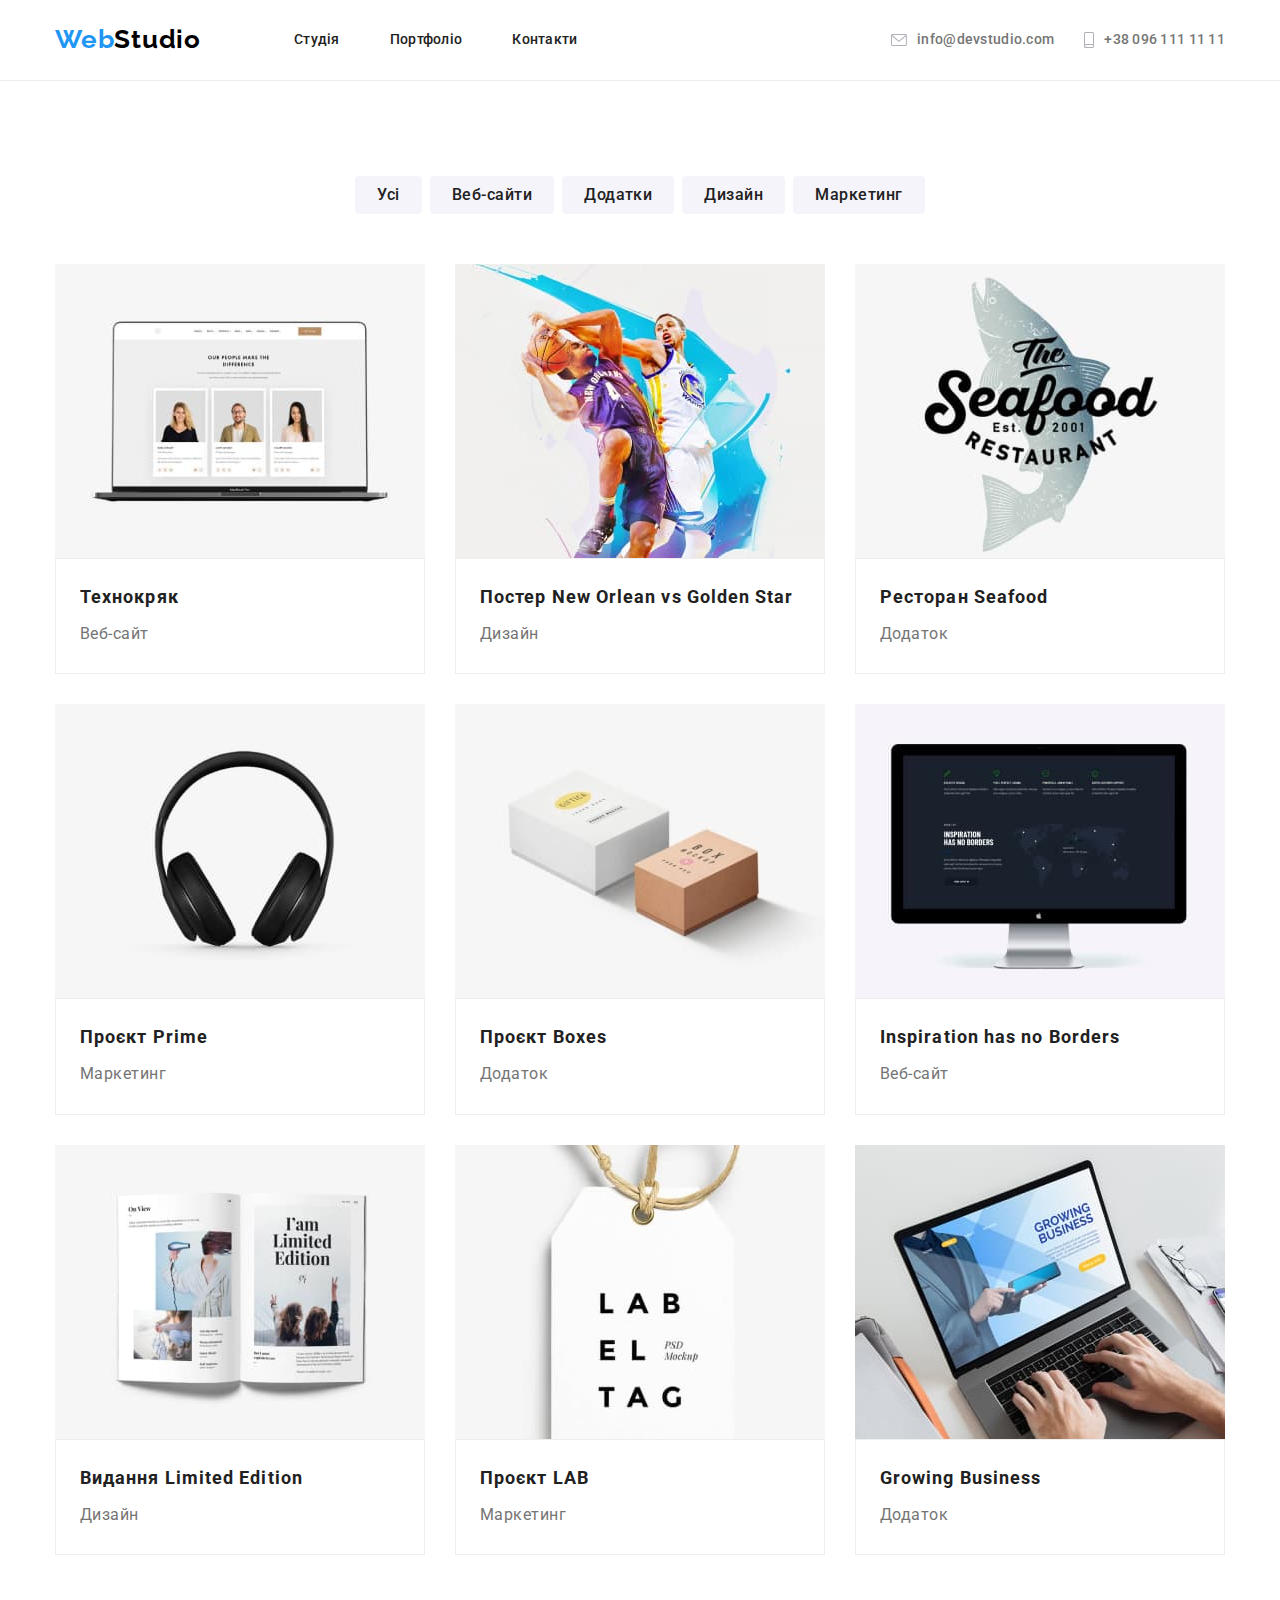
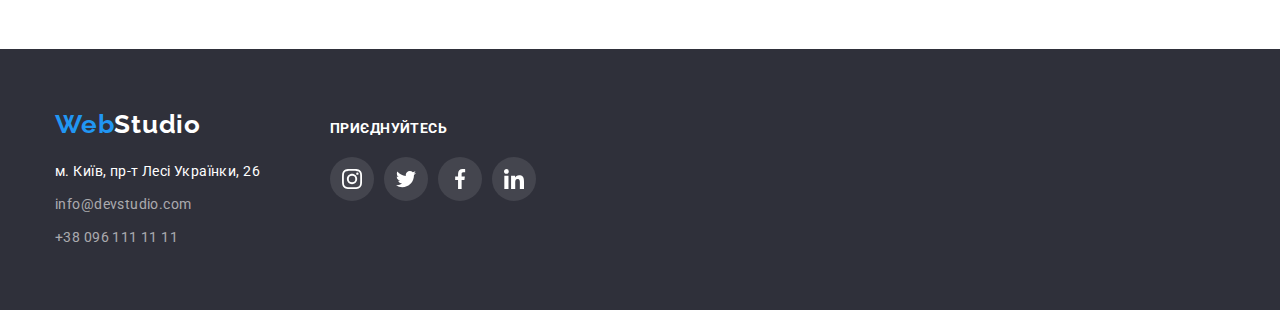
<file: portfolio.html>
<!DOCTYPE html>
<html lang="en">
  <head>
    <meta charset="UTF-8" />
    <meta name="viewport" content="width=device-width, initial-scale=1.0" />
    <title>Document</title>
    <link
      rel="stylesheet"
      href="https://cdnjs.cloudflare.com/ajax/libs/modern-normalize/1.0.0/modern-normalize.min.css"
    />
    <link
      href="https://fonts.googleapis.com/css2?family=Raleway:wght@700&family=Roboto:wght@400;500;700;900&display=swap"
      rel="stylesheet"
    />

    <link rel="stylesheet" href="./css/styles.css" />
  </head>
  <body>
    <!-- Шапка сайта -->
    <header class="page-header">
      <div class="header-container container">
        <nav class="nav-container">
          <a href="./index.html" class="logo">
            <span class="web">Web</span><span class="studio">Studio</span>
          </a>
          <ul class="site-nav">
            <li class="poloska">
              <a href="./index.html" class="link">Студія</a>
              <div class="item fover"></div>
            </li>
            <li class="poloska">
              <a href="./portfolio.html" class="link">Портфоліо</a>
              <div class="item fover"></div>
            </li>
            <li class="poloska">
              <a href="#" class="link">Контакти</a>
              <div class="item fover"></div>
            </li>
          </ul>
        </nav>
        <ul class="auth-nav">
          <!-- infa icon -->
          <svg display="none">
            <symbol id="icon-envelope-hover" viewBox="0 0 43 32">
              <path
                d="M38.667 0H4C1.794 0 0 1.794 0 4v24c0 2.206 1.794 4 4 4h34.667c2.206 0 4-1.794 4-4V4c0-2.206-1.794-4-4-4zm0 2.667c.181 0 .353.038.511.103L21.334 18.236 3.49 2.77a1.32 1.32 0 0 1 .511-.103h34.667zm0 26.666H4A1.334 1.334 0 0 1 2.667 28V5.587L20.46 21.008a1.335 1.335 0 0 0 1.748 0L40.001 5.587V28c0 .736-.598 1.333-1.333 1.333z"
              />
            </symbol>

            <symbol id="icon-smartphone" viewBox="0 0 20 32">
              <path
                d="M17 0H3C1.346 0 0 1.346 0 3v26c0 1.654 1.346 3 3 3h14c1.654 0 3-1.346 3-3V3c0-1.654-1.346-3-3-3zM3 2h14a1 1 0 0 1 1 1v21H2V3a1 1 0 0 1 1-1zm14 28H3a1 1 0 0 1-1-1v-3h16v3a1 1 0 0 1-1 1z"
              />
              <path
                d="M4.707 27.478c.391.365.391.956 0 1.321s-1.024.365-1.414 0c-.391-.365-.391-.956 0-1.321s1.024-.365 1.414 0z"
              />
            </symbol>
          </svg>
          <!-- mailto -->
          <li class="item-block">
            <a href="mailto:info@devstudio.com" class="link">
              <div class="item-mailto">
                <svg class="icon-mailto">
                  <use
                    xlink:href="#icon-envelope-hover"
                    class="link-mailto"
                  ></use>
                </svg>
              </div>
              info@devstudio.com</a
            >
          </li>
          <li class="item-block">
            <a href="tel:+380961111111" class="link">
              <div class="item-tel">
                <svg class="icon-tel">
                  <use xlink:href="#icon-smartphone" class="link-tel"></use>
                </svg>
              </div>
              +38 096 111 11 11</a
            >
          </li>
        </ul>
      </div>
    </header>
    <main class="page-main">
      <!-- button-->
      <section class="portfolio">
        <h1 class="title">Портфоліо</h1>
        <div class="portfolio-container">
          <!-- button-->
          <ul class="portfolio-blok">
            <li>
              <button type="button" class="button-portfolio">Усі</button>
            </li>
            <li>
              <button type="button" class="button-portfolio">Веб-сайти</button>
            </li>
            <li>
              <button type="button" class="button-portfolio">Додатки</button>
            </li>
            <li>
              <button type="button" class="button-portfolio">Дизайн</button>
            </li>
            <li>
              <button type="button" class="button-portfolio">Маркетинг</button>
            </li>
          </ul>
          <ul class="img-blok">
            <li class="background">
              <div class="pos-abs">
                <div class="background-block">
                  <p class="background-text">
                    Ресурс пропонує комплексні пропозиції з різним рівнем
                    функціоналу та сервісів. Все це дозволить відвідувачу
                    отримати вичерпні відомості про компанію чи приватну особу.
                  </p>
                </div>
                <img
                  class="img"
                  src="./images/0_2_1.jpg"
                  alt="Портрети трьох людей"
                  width="370"
                />
              </div>
              <div class="img-title-line">
                <h2 class="title">Технокряк</h2>
                <p class="line">Веб-сайт</p>
              </div>
            </li>

            <li class="background">
              <div class="pos-abs">
                <div class="background-block">
                  <p class="background-text">
                    Ресурс пропонує комплексні пропозиції з різним рівнем
                    функціоналу та сервісів. Все це дозволить відвідувачу
                    отримати вичерпні відомості про компанію чи приватну особу.
                  </p>
                </div>
                <img
                  class="img"
                  src="./images/0_2_2.jpg"
                  alt="Два баскетболіста"
                  width="370"
                />
              </div>
              <div class="img-title-line">
                <h2 class="title">Постер New Orlean vs Golden Star</h2>
                <p class="line">Дизайн</p>
              </div>
            </li>

            <li class="background">
              <div class="pos-abs">
                <div class="background-block">
                  <p class="background-text">
                    Ресурс пропонує комплексні пропозиції з різним рівнем
                    функціоналу та сервісів. Все це дозволить відвідувачу
                    отримати вичерпні відомості про компанію чи приватну особу.
                  </p>
                </div>
                <img
                  class="img"
                  src="./images/0_2_3.jpg"
                  alt="Логотип ресторана в формі риби"
                  width="370"
                />
              </div>
              <div class="img-title-line">
                <h2 class="title">Ресторан Seafood</h2>
                <p class="line">Додаток</p>
              </div>
            </li>

            <li class="background">
              <div class="pos-abs">
                <div class="background-block">
                  <p class="background-text">
                    Ресурс пропонує комплексні пропозиції з різним рівнем
                    функціоналу та сервісів. Все це дозволить відвідувачу
                    отримати вичерпні відомості про компанію чи приватну особу.
                  </p>
                </div>
                <img
                  class="img"
                  src="./images/0_2_4.jpg"
                  alt="Навушники"
                  width="370"
                />
              </div>
              <div class="img-title-line">
                <h2 class="title">Проєкт Prime</h2>
                <p class="line">Маркетинг</p>
              </div>
            </li>

            <li class="background">
              <div class="pos-abs">
                <div class="background-block">
                  <p class="background-text">
                    Ресурс пропонує комплексні пропозиції з різним рівнем
                    функціоналу та сервісів. Все це дозволить відвідувачу
                    отримати вичерпні відомості про компанію чи приватну особу.
                  </p>
                </div>
                <img
                  class="img"
                  src="./images/0_2_5.jpg"
                  alt="На фото дві коробки"
                  width="370"
                />
              </div>
              <div class="img-title-line">
                <h2 class="title">Проєкт Boxes</h2>
                <p class="line">Додаток</p>
              </div>
            </li>
            <li class="background">
              <div class="pos-abs">
                <div class="background-block">
                  <p class="background-text">
                    Ресурс пропонує комплексні пропозиції з різним рівнем
                    функціоналу та сервісів. Все це дозволить відвідувачу
                    отримати вичерпні відомості про компанію чи приватну особу.
                  </p>
                </div>
                <img
                  class="img"
                  src="./images/0_2_6.jpg"
                  alt="На фото веб-сайт"
                  width="370"
                />
              </div>
              <div class="img-title-line">
                <h2 class="title">Inspiration has no Borders</h2>
                <p class="line">Веб-сайт</p>
              </div>
            </li>

            <li class="background">
              <div class="pos-abs">
                <div class="background-block">
                  <p class="background-text">
                    Ресурс пропонує комплексні пропозиції з різним рівнем
                    функціоналу та сервісів. Все це дозволить відвідувачу
                    отримати вичерпні відомості про компанію чи приватну особу.
                  </p>
                </div>
                <img
                  class="img"
                  src="./images/0_2_7.jpg"
                  alt="Журнал"
                  width="370"
                />
              </div>
              <div class="img-title-line">
                <h2 class="title">Видання Limited Edition</h2>
                <p class="line">Дизайн</p>
              </div>
            </li>

            <li class="background">
              <div class="pos-abs">
                <div class="background-block">
                  <p class="background-text">
                    Ресурс пропонує комплексні пропозиції з різним рівнем
                    функціоналу та сервісів. Все це дозволить відвідувачу
                    отримати вичерпні відомості про компанію чи приватну особу.
                  </p>
                </div>
                <img
                  class="img"
                  src="./images/0_2_8.jpg"
                  alt="Бірка бренду"
                  width="370"
                />
              </div>
              <div class="img-title-line">
                <h2 class="title">Проєкт LAB</h2>
                <p class="line">Маркетинг</p>
              </div>
            </li>

            <li class="background">
              <div class="pos-abs">
                <div class="background-block">
                  <p class="background-text">
                    Ресурс пропонує комплексні пропозиції з різним рівнем
                    функціоналу та сервісів. Все це дозволить відвідувачу
                    отримати вичерпні відомості про компанію чи приватну особу.
                  </p>
                </div>
                <img
                  class="img"
                  src="./images/0_2_9.jpg"
                  alt="Чоловік працюе за ноутбуком"
                  width="370"
                />
              </div>
              <div class="img-title-line">
                <h2 class="title">Growing Business</h2>
                <p class="line">Додаток</p>
              </div>
            </li>
          </ul>
          <!-- внести ul -->
        </div>
      </section>
    </main>
    <!-- Футер -->
    <footer class="footer">
      <!-- infa icon -->
      <svg display="none">
        <!-- instagram -->
        <symbol id="icon-instagram-2" viewBox="0 0 32 32">
          <path
            d="M31.969 9.408c-.075-1.7-.35-2.869-.744-3.882a7.806 7.806 0 0 0-1.851-2.838A7.867 7.867 0 0 0 26.542.844C25.523.45 24.36.175 22.66.1 20.947.019 20.403 0 16.059 0s-4.888.019-6.595.094c-1.7.075-2.869.35-3.882.744a7.803 7.803 0 0 0-2.838 1.85A7.867 7.867 0 0 0 .9 5.52C.506 6.539.231 7.702.156 9.402c-.081 1.713-.1 2.257-.1 6.601s.019 4.888.094 6.595c.075 1.7.35 2.869.744 3.882a7.895 7.895 0 0 0 1.85 2.838 7.867 7.867 0 0 0 2.832 1.844c1.019.394 2.182.669 3.882.744 1.706.075 2.25.094 6.595.094s4.888-.019 6.595-.094c1.7-.075 2.869-.35 3.882-.744a8.184 8.184 0 0 0 4.682-4.682c.394-1.019.669-2.182.744-3.882.075-1.707.094-2.251.094-6.595s-.006-4.888-.081-6.595zm-2.882 13.065c-.069 1.563-.331 2.407-.55 2.969a5.31 5.31 0 0 1-3.038 3.038c-.563.219-1.413.481-2.969.55-1.688.075-2.194.094-6.464.094s-4.782-.019-6.464-.094c-1.563-.069-2.407-.331-2.969-.55a4.926 4.926 0 0 1-1.838-1.194 4.974 4.974 0 0 1-1.194-1.838c-.219-.563-.481-1.413-.55-2.969-.075-1.688-.094-2.194-.094-6.464s.019-4.782.094-6.464c.069-1.563.331-2.407.55-2.969a4.868 4.868 0 0 1 1.2-1.838A4.974 4.974 0 0 1 6.639 3.55c.563-.219 1.413-.481 2.969-.55 1.688-.075 2.194-.094 6.464-.094 4.276 0 4.782.019 6.464.094 1.563.069 2.407.331 2.969.55a4.914 4.914 0 0 1 1.838 1.194 4.974 4.974 0 0 1 1.194 1.838c.219.563.481 1.413.55 2.969.075 1.688.094 2.194.094 6.464s-.019 4.77-.094 6.458z"
          />
          <path
            d="M16.059 7.783c-4.538 0-8.22 3.682-8.22 8.22s3.682 8.22 8.22 8.22c4.539 0 8.22-3.682 8.22-8.22s-3.682-8.22-8.22-8.22zm0 13.552a5.333 5.333 0 0 1 0-10.664 5.333 5.333 0 0 1 0 10.664zM26.524 7.458a1.919 1.919 0 1 1-3.838 0 1.919 1.919 0 0 1 3.838 0z"
          />
        </symbol>
        <!-- twitter -->
        <symbol id="icon-twitter-1" viewBox="0 0 32 32">
          <path
            d="M32 6.078c-1.19.522-2.458.868-3.78 1.036a6.523 6.523 0 0 0 2.886-3.626 13.11 13.11 0 0 1-4.16 1.588A6.574 6.574 0 0 0 22.154 3c-3.632 0-6.556 2.948-6.556 6.562 0 .52.044 1.02.152 1.496-5.454-.266-10.28-2.88-13.522-6.862a6.605 6.605 0 0 0-.898 3.316 6.57 6.57 0 0 0 2.914 5.452 6.479 6.479 0 0 1-2.964-.808v.072c0 3.188 2.274 5.836 5.256 6.446a6.548 6.548 0 0 1-1.72.216 5.8 5.8 0 0 1-1.242-.112c.85 2.598 3.262 4.508 6.13 4.57a13.182 13.182 0 0 1-8.134 2.798c-.538 0-1.054-.024-1.57-.09A18.469 18.469 0 0 0 10.064 29c12.072 0 18.672-10 18.672-18.668 0-.29-.01-.57-.024-.848A13.087 13.087 0 0 0 32 6.078z"
          />
        </symbol>
        <!-- facebook -->
        <symbol id="icon-facebook-1" viewBox="0 0 32 32">
          <path
            d="M21.329 5.313h2.921V.225C23.746.156 22.013 0 19.994 0c-4.212 0-7.097 2.649-7.097 7.519V12H8.249v5.688h4.648V32h5.699V17.689h4.46l.708-5.688h-5.169V8.082c.001-1.644.444-2.769 2.735-2.769z"
          />
        </symbol>
        <!-- linkedin -->
        <symbol id="icon-linkedin-1" viewBox="0 0 32 32">
          <path
            d="M31.992 32v-.001H32V20.263c0-5.741-1.236-10.164-7.948-10.164-3.227 0-5.392 1.771-6.276 3.449h-.093v-2.913h-6.364v21.364h6.627V21.42c0-2.785.528-5.479 3.977-5.479 3.399 0 3.449 3.179 3.449 5.657v10.401h6.62zM.528 10.636h6.635V32H.528V10.636zM3.843 0C1.722 0 0 1.721 0 3.843s1.721 3.879 3.843 3.879c2.121 0 3.843-1.757 3.843-3.879A3.846 3.846 0 0 0 3.843 0z"
          />
        </symbol>
      </svg>
      <div class="footer-container">
        <div class="footer-address">
          <a href="./index.html" class="logo">
            <span class="web">Web</span><span class="studio">Studio</span>
          </a>
          <address class="address">
            <ul class="footer-link">
              <li class="item-address">
                <a
                  href="https://goo.gl/maps/CPtrU1FHBa2aNyZL9"
                  target="_blank"
                  rel="noopener noreferrer nofollow"
                  class="address-link"
                >
                  м. Київ, пр-т Лесі Українки, 26</a
                >
              </li>
              <li class="item">
                <a href="mailto:info@devstudio.com" class="link"
                  >info@devstudio.com</a
                >
              </li>
              <li class="item">
                <a href="tel:+380961111111" class="link">+38 096 111 11 11</a>
              </li>
            </ul>
          </address>
        </div>
        <div class="footer-block">
          <h3 class="footer-title">ПРИЄДНУЙТЕСЬ</h3>
          <ul class="footer-icon-smm">
            <!-- instagram -->
            <li class="footer-icon-block-smm">
              <a href="" class="footer-icon-block-linck">
                <svg class="footer-icon" height="20px" width="20px">
                  <use xlink:href="#icon-instagram-2"></use>
                </svg>
              </a>
            </li>
            <!-- twitter -->
            <li class="footer-icon-block-smm">
              <a href="" class="footer-icon-block-linck">
                <svg class="footer-icon" height="20px" width="20px">
                  <use xlink:href="#icon-twitter-1"></use>
                </svg>
              </a>
            </li>
            <!-- facebook -->
            <li class="footer-icon-block-smm">
              <a href="" class="footer-icon-block-linck">
                <svg class="footer-icon" height="20px" width="20px">
                  <use xlink:href="#icon-facebook-1"></use>
                </svg>
              </a>
            </li>
            <!-- linkedin -->
            <li class="footer-icon-block-smm">
              <a href="" class="footer-icon-block-linck">
                <svg class="footer-icon" height="20px" width="20px">
                  <use xlink:href="#icon-linkedin-1"></use>
                </svg>
              </a>
            </li>
          </ul>
        </div>
      </div>
    </footer>
  </body>
</html>
</file>
<file: css/styles.css>
*,
*::before,
*::after {
    box-sizing: border-box;
}

:root {
    --primary-text-color: #757575;
    /* var(--primary-text-color) Line */
    --title-text-color: #212121;
    /* var(--title-text-color) Title */
    --accent-color: #FFFFFF;
    /* var(--accent-color) Accent */
    --link-focus: #2196F3;
    /* var(--link-focus) */
}

body {
    font-family: Roboto, sans-serif;
    font-style: normal;
    color: var(--title-text-color);
    background: var(--accent-color);
}

ul {
    list-style: none;
    text-decoration: none;
    padding: 0px;
    margin: 0px;
}

img {
    display: block;
    max-width: 100%;
    height: auto;
}


/* blackout body */
.blackout {
    position: relative;
}




/* HEADER */
.container {
    width: 1200px;
    padding: 0 15px;
    margin: 0 auto;
}


/* logo */
.logo {
    text-decoration: none;
    font-family: 'Raleway';
    font-weight: 700;
    font-size: 26px;
    line-height: 1.19;
    /* identical to box height */
    letter-spacing: 0.03em;
}

.page-header .web {
    color: var(--link-focus);
}

.page-header .studio {
    color: #000000;
}

.nav-container .logo {
    display: flex;
    padding: 24px 0px;
    margin: 0;
}



/* Site-nav  Auth-nav  link*/
.header-container .link {
    display: flex;
    padding-top: 32px;
    padding-bottom: 32px;

    text-decoration: none;
    font-family: inherit;
    font-weight: 500;
    font-size: 14px;
    line-height: 1.14;
    letter-spacing: 0.02em;
    color: var(--title-text-color);
    
transition-property: color, cursor;
    transition-duration: 250ms;
    transition-timing-function: cubic-bezier(0.4, 0, 0.2, 1);
}

.header-container .link:hover,
.header-container .link:focus {
    color: var(--link-focus);
    cursor: pointer;

}



.auth-nav .link {
    display: flex;

    padding-top: 32px;
    padding-bottom: 32px;

    text-decoration: none;
    font-family: inherit;
    font-weight: 500;
    font-size: 14px;
    line-height: 1.14;
    letter-spacing: 0.02em;

    color: #757575;
}





/* Site-nav */
.poloska {
    display: flex;
    position: relative;
    overflow: hidden;

    margin-left: 50px;
    
    transition-property: background;
        transition-duration: 250ms;
        transition-timing-function: cubic-bezier(0.4, 0, 0.2, 1);
}

.poloska:first-child {
    margin-left: 93px;
}

.site-nav {
    display: flex;
}

.nav-container {
    display: flex;
}


/* Auth-nav */
/* .auth-nav .item+.item {
    margin-left: 100px;
} */

.auth-nav {
    display: flex;
}

.header-container {
    display: flex;
    justify-content: space-between;
}

.header-container container {
    display: flex;
}


/* fover */
.current::before {
    position: absolute;
    margin: 0;
    padding: 0;
    content: "";
    width: 100%;
    height: 4px;
    top: 76px;

    background: rgba(33, 150, 243, 0);
    border-radius: 2px;

    transition-property: background;
        transition-duration: 250ms;
        transition-timing-function: cubic-bezier(0.4, 0, 0.2, 1);
}

.current:hover::after,
.current:focus::after {
    position: absolute;
    content: "";
    margin: 0;
    padding: 0;
    content: "";
    width: 100%;
    height: 4px;
    top: 76px;

    background: rgba(33, 150, 243, 1);
    border-radius: 2px;
}



/* mailto */
.link-mailto {
    display: flex;
}

.item-block .link {
    align-items: center;
}

.icon-mailto {
    display: flex;
    margin: 0px 10px 0px 0px;
    padding: 0px 0px 0px 0px;
    height: 12px;
    width: 16px;

    fill: #AFB1B8;

    transition-property: fill, cursor;
        transition-duration: 250ms;
        transition-timing-function: cubic-bezier(0.4, 0, 0.2, 1);
}

.icon-mailto:hover,
.icon-mailto:focus {
    fill: var(--link-focus);
    cursor: pointer;
}

.item-mailto {
    display: flex;
    margin: 0px;

    transition-property: fill, cursor;
        transition-duration: 250ms;
        transition-timing-function: cubic-bezier(0.4, 0, 0.2, 1);
}


.header-container .link:hover .icon-mailto,
.header-container .link:focus .icon-mailto {
    fill: var(--link-focus);
    cursor: pointer;
}




/* tel */
.link-tel {
    display: flex;
}

.icon-tel {
    display: flex;
    margin: 0px 10px 0px 30px;
    height: 16px;
    width: 10px;

    fill: #AFB1B8;

    transition-property: fill, cursor;
        transition-duration: 250ms;
        transition-timing-function: cubic-bezier(0.4, 0, 0.2, 1);
}

.icon-tel:hover,
.icon-tel:focus {
    fill: var(--link-focus);
    cursor: pointer;
}

.item-tel {
    display: flex;
    margin: 0px;

    transition-property: fill, cursor;
        transition-duration: 250ms;
        transition-timing-function: cubic-bezier(0.4, 0, 0.2, 1);
}

.header-container .link:hover .icon-tel,
.header-container .link:focus .icon-tel {
    fill: var(--link-focus);
    cursor: pointer;

}




/* HERO */
.hero-container {

    background-position: 50% 50%;
    max-width: 1600px;

    padding-top: 200px;
    padding-bottom: 200px;

    text-align: center;
    background-size: cover;
    background-color: #C4C4C4;
    background-image: linear-gradient(to right, rgba(47, 48, 58, 0.4), rgba(47, 48, 58, 0.4)), url(../images/foto_hero.jpg);
    margin: 0 auto;
}


.page-main .hero {
    width: 1200px;
    margin-left: auto;
    margin-right: auto;
    padding: 0 15px;
}



/* hero - h1 */
.hero .title {
    padding: 0px;
    margin: 0;
    text-align: center;

    margin-left: auto;
    margin-right: auto;
    font-weight: 900;
    font-size: 44px;
    line-height: 1.35;
    letter-spacing: 0.06em;
    text-transform: uppercase;
    color: var(--accent-color);

}


/* button */
.hero .button {
    margin-top: 30px;
    padding: 10px 32px;
    width: 216px;
    text-decoration: none;
    font-family: inherit;
    font-weight: 700;
    font-size: 16px;
    line-height: 1.9;
    letter-spacing: 0.05em;
    color: var(--accent-color);
    background: var(--link-focus);
    box-shadow: 0px 4px 4px rgba(0, 0, 0, 0.15);
    border-radius: 4px;
    border: 0px;


transition-property: color, background, cursor;
    transition-duration: 250ms;
    transition-timing-function: cubic-bezier(0.4, 0, 0.2, 1);
}

.hero .button:hover,
.hero .button:focus {
    color: var(--accent-color);
    background: #0b85e8;
    cursor: pointer;
}





/* --- Наші переваги --- */
/* section */
.benefits {
    padding: 0;
    padding-top: 94px;
}

/* div */
.benefits-container {
    display: flex;
    width: 1200px;
    padding: 0 15px;
    margin: 0px auto;
}

/* h2 */
.benefits .our-advantages {
    display: flex;
    margin: 0px;
    font-size: 0.1px;
    line-height: 1.16px;
    color: rgba(0, 0, 0, 0);
}

/* benefits - h3 */
.benefits .title {
    display: flex;
    margin: 0px;
    margin-top: 30px;

    text-decoration: none;
    font-family: inherit;
    font-weight: 700;
    font-size: 14px;
    line-height: 1.14;
    letter-spacing: 0.03em;
    text-transform: uppercase;
    color: var(--title-text-color);
}


/* benefits - p */
.benefits .line {
    display: flex;
    margin-top: 10px;
    margin-bottom: 0px;

    text-decoration: none;
    font-family: inherit;
    font-weight: 400;
    font-size: 14px;
    line-height: 1.71;
    /* or 171% */
    letter-spacing: 0.03em;
    color: var(--primary-text-color);
}

/* ul */
.benefits .card-set {
    display: flex;
    grid-column-gap: 30px;
}

/* li */



/* span */
.card-set-block {
    display: flex;
    margin: 0;
    padding: 0;

    height: 120px;
    width: 270px;

    justify-content: center;
    align-items: center;

    background: #F5F4FA;
    border-radius: 4px;
}

/* svg */
.card-set-img {
    display: flex;
    height: 70px;
    width: 70px;

    justify-content: center;
    align-items: center;

    fill: #212121;
}









/* --- Чим ми займаємося h3 --- */
.services {
    padding: 0;
    padding-top: 94px;
    padding-bottom: 94px;
}


.services-container {
    width: 1200px;
    padding: 0 15px;
    margin: 0px auto;
}

.services .title {
    padding: 0;
    margin: 0px 0px 50px 0px;
    text-decoration: none;
    font-family: inherit;
    font-weight: 700;
    font-size: 36px;
    line-height: 1.2;
    letter-spacing: 0.03em;
    color: var(--title-text-color);
    text-align: center;
}


.services-blok {
    display: flex;
    grid-column-gap: 30px;
    margin: 0px;
}


/* Нижний шрифт */
/* title-img li */
.title-img {
    position: relative;
}


.picture-title {
    font-family: 'Roboto';
    font-style: normal;
    margin: 0;
    padding: 24px 0px 0px 0px;


    font-weight: 700;
    font-size: 14px;
    line-height: 1.14;
    text-align: center;

    letter-spacing: 0.03em;
    text-transform: uppercase;

    color: #FFFFFF;
}

.block-title {
    position: absolute;

    width: 370px;
    height: 70px;
    left: 0px;
    top: 224px;

    background: rgba(47, 48, 58, 0.8);
}






/* --- Наша команда --- */
.team {
    background: #F5F4FA;
    padding: 94px 0;
}

.team .background {

    background: var(--accent-color);
}

.team-container {
    width: 1200px;
    padding: 0 15px;
    margin: 0px auto;
}



/* team title-team h3 */
.team .title-team {
    text-align: center;
    margin: 0;
    margin-bottom: 50px;


    text-decoration: none;
    font-family: inherit;
    font-weight: 700;
    font-size: 36px;
    line-height: 1.16;
    letter-spacing: 0.03em;
    color: var(--title-text-color);
}

/* team title h3 */
.team .title {
    display: flex;
    margin: 0;
    justify-content: center;

    text-decoration: none;
    font-family: inherit;
    font-weight: 500;
    font-size: 16px;
    line-height: 1.2;

    letter-spacing: 0.03em;
    color: var(--title-text-color);
}

/* team line p */
.team .line {
    display: flex;
    margin: 10px 0px 16px 0px;
    justify-content: center;

    text-decoration: none;
    font-family: inherit;
    font-weight: 400;
    font-size: 16px;
    line-height: 1.2;

    letter-spacing: 0.03em;
    color: var(--primary-text-color);
}

.team-blok .img-text {
    padding: 30px 0px 30px 0px;
}



.team .team-blok {
    display: flex;
    grid-column-gap: 30px;
    margin-top: 50px;
}

.team-blok .background {
    box-shadow: 0px 1px 3px rgba(0, 0, 0, 0.12), 0px 1px 1px rgba(0, 0, 0, 0.14), 0px 2px 1px rgba(0, 0, 0, 0.2);
    border-radius: 0px 0px 4px 4px;
}

/* ul */
.icon-smm {
    display: flex;
    justify-content: center;
    grid-column-gap: 10px;
}





/* smm icon */
/* li */
.icon-block-smm {
    border-radius: 50%;
transition-property: background, border-radius;
    transition-duration: 250ms;
    transition-timing-function: cubic-bezier(0.4, 0, 0.2, 1);
}

.icon-block-smm:hover,
.icon-block-smm:focus {
    background: #2196F3;
    
}

/* a */
.icon-block-linck {
    display: flex;

    justify-content: center;
    align-items: center;
    height: 44px;
    width: 44px;

    border-radius: 50%;

    transition-property: background, border-radius;
        transition-duration: 250ms;
        transition-timing-function: cubic-bezier(0.4, 0, 0.2, 1);
}

.icon-block-linck:hover,
.icon-block-linck:focus {
    background: #2196F3;
    
}




/* svg */
.icon {
    display: flex;
    fill: #AFB1B8;

    transition-property: fill;
        transition-duration: 250ms;
        transition-timing-function: cubic-bezier(0.4, 0, 0.2, 1);
}

.icon-block-linck:hover .icon,
.icon-block-linck:focus .icon {
    fill: #FFFFFF;
}


/* --- Постійні клієнти Regular customers --- */

.regular-customers {
    padding: 94px 0px;
    margin: 0px;
}

.regular-customers-container {
    width: 1200px;
    padding: 0 15px;
    margin: 0px;
}


.regular-customers-container .customers-title {
    display: flex;
    font-style: normal;
    text-align: center;
    justify-content: center;
    margin: 0;
    margin-bottom: 50px;
    text-decoration: none;
    font-family: inherit;
    font-weight: 700;
    font-size: 36px;
    line-height: 1.16;
    letter-spacing: 0.03em;
    color: #212121;
}



/* логотип постійні клієнти */

/* ul */
.customers-icon-logo {
    display: flex;
    justify-content: center;
    grid-column-gap: 30px;
}

/* li */
.services-link {
    display: flex;
    height: 92px;
    width: 170px;
    margin: 0px;
    border-radius: 4px;
    justify-content: center;
    border: 1px solid #AFB1B8;

transition-property: border;
    transition-duration: 250ms;
    transition-timing-function: cubic-bezier(0.4, 0, 0.2, 1);
}

.services-link:hover,
.services-link:focus {
    border: 1px solid #2196F3;
}


/* a */
.services-link {
    display: flex;
    justify-content: center;
    align-items: center;

}



/* svg */
.customers-icon {
    display: flex;
    fill: #AFB1B8;
    
    transition-property: fill;
        transition-duration: 250ms;
        transition-timing-function: cubic-bezier(0.4, 0, 0.2, 1);
}

.services-link:hover .customers-icon,
.services-link:focus .customers-icon {
    fill: #2196F3;
}





/* --- Footer --- */

.footer {
    display: flex;
    padding: 60px 0;
    background: #2F303A;
}

.footer-container {
    display: flex;
    width: 1200px;
    padding: 0 15px;
    margin-left: auto;
    margin-right: auto;
    grid-column-gap: 70px;
    align-items: baseline;
}



.footer-address {
    display: flex;
    flex-direction: column;
}



/* logo */
.footer .logo {
    display: flex;
    padding: 0;
    margin: 0px;

    text-decoration: none;
    font-family: 'Raleway';
    font-weight: 700;
    font-size: 26px;
    line-height: 1.2;
    /* identical to box height */
    letter-spacing: 0.03em;
    color: var(--link-focus);
}

.footer .web {
    margin: 0;
    color: var(--link-focus);
}

.footer .studio {
    margin: 0;
    color: var(--accent-color);
}

/* address */
.address-link {
    display: flex;
    flex-direction: column;

    text-decoration: none;
    font-family: 'Roboto';
    font-style: normal;
    font-weight: 400;
    font-size: 14px;
    line-height: 1.71;
    /* or 171% */
    letter-spacing: 0.03em;
    color: var(--accent-color);

transition-property: color;
    transition-duration: 250ms;
    transition-timing-function: cubic-bezier(0.4, 0, 0.2, 1);
}

.address-link:hover,
.address-link:focus {
    color: var(--link-focus);
}

.item-address {
    margin-top: 20px;
}


/* mailto  tel */
.footer .link {
    display: flex;
    flex-direction: column;

    text-decoration: none;
    font-family: 'Roboto';
    font-style: normal;
    font-weight: 400;
    font-size: 14px;
    line-height: 1.71;
    /* or 171% */
    letter-spacing: 0.03em;
    color: rgba(255, 255, 255, 0.6);
}

.footer-link .item {
    margin: 0;
    margin-top: 9px;
}


.address .link:hover,
.address .link:focus {
    color: var(--link-focus);
}


.address {
    display: flex;
    flex-direction: column;
    margin: 0;
}

.footer-link {
    display: flex;
    flex-direction: column;
}



/* footer div 2 */
.footer-title {
    display: flex;

    margin: 0;
    margin-bottom: 20px;

    text-decoration: none;
    font-family: inherit;
    font-style: normal;
    font-weight: 700;
    font-size: 14px;
    line-height: 1.14;
    letter-spacing: 0.03em;
    text-transform: uppercase;
    color: #FFFFFF;
}

/* ul */
.footer-icon-smm {
    display: flex;
    justify-content: flex-start;
    grid-column-gap: 10px;
}



/* smm icon */
/* li */
.footer-icon-block-smm {
border-radius: 50%;

transition-property: background;
    transition-duration: 250ms;
    transition-timing-function: cubic-bezier(0.4, 0, 0.2, 1);
}

.footer-icon-block-smm:hover,
.footer-icon-block-smm:focus {
    background: #2196F3;
}

/* a */
.footer-icon-block-linck {
    display: flex;

    justify-content: center;
    align-items: center;
    height: 44px;
    width: 44px;
    background: rgba(255, 255, 255, 0.1);
    border-radius: 50%;

transition-property: background;
transition-duration: 250ms;
transition-timing-function: cubic-bezier(0.4, 0, 0.2, 1);
}

.footer-icon-block-linck:hover,
.footer-icon-block-linck:focus {
    background: #2196F3;
}



/* svg */
.footer-icon {
    display: flex;
    fill: #FFFFFF;

transition-property: fill;
transition-duration: 250ms;
transition-timing-function: cubic-bezier(0.4, 0, 0.2, 1);
}

.footer-icon-block-linck:hover .footer-icon,
.footer-icon-block-linck:focus .footer-icon {
    fill: #FFFFFF;
}









/* --- PORTFOLIO --- */


.page-header {
    border-bottom: 1px solid #ECECEC;
}

/* button */

/* section */
.portfolio {
    padding: 94px 0px 94px 0px;
}

/* div */
.portfolio-container {
    width: 1200px;
    padding: 0 15px;
    margin: 0 auto;

}

/* h1 */
.portfolio .title {
    display: flex;
    margin: 0px;
    font-size: 0.1px;
    line-height: 1.16px;
    color: rgba(0, 0, 0, 0);
}

/* li */
.portfolio .button-portfolio {
    display: flex;

    padding: 6px 22px;

    text-decoration: none;
    font-family: inherit;
    font-weight: 500;
    font-size: 16px;
    line-height: 1.6;

    letter-spacing: 0.03em;
    color: var(--title-text-color);
    background: #F5F4FA;
    border-radius: 4px;
    border: 0px;

transition-property: color, background, box-shadow, border-radius;
transition-duration: 250ms;
transition-timing-function: cubic-bezier(0.4, 0, 0.2, 1);
}

.portfolio .button-portfolio:hover,
.portfolio .button-portfolio:focus {
    color: var(--accent-color);
    background: var(--link-focus);
    cursor: pointer;

    box-shadow: 0px 3px 1px rgba(0, 0, 0, 0.1), 0px 1px 2px rgba(0, 0, 0, 0.08), 0px 2px 2px rgba(0, 0, 0, 0.12);
    border-radius: 4px;
}


/* ul  portfolio-blok */
.portfolio-blok {
    display: flex;
    grid-column-gap: 8px;
    margin: 0;

}

.portfolio-blok {
    justify-content: center;
    display: flex;
}

.portfolio-blok .button-Portfolio {
    display: flex;
}


/* IMG */
.img-blok {
    margin: 50px 0px 0px 0px;
    grid-gap: 30px;
    display: flex;
    flex-wrap: wrap;

}



/* text */
/* portfolio - h2 */
.img-blok .title {
    display: flex;
    margin: 0px 0px 0px 0px;

    text-decoration: none;
    font-family: inherit;
    font-weight: 700;
    font-size: 18px;
    line-height: 2;
    letter-spacing: 0.06em;
    color: var(--title-text-color);
}



/* portfolio - p */
.img-blok .line {
    display: flex;
    margin: 4px 0px 0px 0px;

    text-decoration: none;
    font-family: inherit;
    font-weight: 400;
    font-size: 16px;
    line-height: 1.9;
    /* identical to box height, or 188% */
    letter-spacing: 0.03em;
    color: #757575;
}

/* div img-title-line */
.img-blok .img-title-line {
    border: 1px solid #EEEEEE;
    padding: 20px 0px 24px 24px;
}

.img-blok .background{
    transition-property: box-shadow;
        transition-duration: 250ms;
        transition-timing-function: cubic-bezier(0.4, 0, 0.2, 1);
}

.img-blok .background:hover,
.img-blok .background:focus {
    box-shadow: 0px 1px 1px rgba(0, 0, 0, 0.12), 0px 4px 4px rgba(0, 0, 0, 0.06), 1px 4px 6px rgba(0, 0, 0, 0.16);
}



/* анимация */
/* div pos-abs */
.pos-abs {
    position: relative;
    overflow: hidden;
}

/* div background-block */
.background-block {
    position: absolute;

    margin: 0;
    padding: 0;

    align-items: center;
    width: 370px;
    height: 294px;
    left: 0px;
    top: 0px;

    background: rgba(33, 150, 243, 0.9);

    transform: translatey(100%);

    transition-property: transform;
        transition-duration: 250ms;
        transition-timing-function: cubic-bezier(0.4, 0, 0.2, 1);
}

.background:hover .background-block {
    transform: translatey(0);
}


/* p background-text */
.background-text {

    font-family: 'Roboto';
    font-style: normal;
    margin: 0;
    padding: 63px 24px;

    align-items: center;
    font-weight: 400;
    font-size: 18px;
    line-height: 1.56;

    letter-spacing: 0.03em;

    color: #FFFFFF;
}







/* MODAL */
.backdrop {
    position: fixed;
    width: 100%;
    height: 100%;
    top: 0;
    left: 0;

    background: rgba(0, 0, 0, 0.2);
    opacity: 1;
    transition: opacity 250ms cubic-bezier(0.4, 0, 0.2, 1), visibility 250ms cubic-bezier(0.4, 0, 0.2, 1);
}


.backdrop.is-hidden {
    opacity: 0;
    visibility: hidden;
    pointer-events: none;
}


.modal {
    position: absolute;
    top: 50%;
    left: 50%;
    width: 528px;
    height: 581px;
    z-index: 1;

    background: #FFFFFF;
    box-shadow: 0px 1px 3px rgba(0, 0, 0, 0.12), 0px 1px 1px rgba(0, 0, 0, 0.14), 0px 2px 1px rgba(0, 0, 0, 0.2);
    border-radius: 4px;
    transform: scale(1) translate(-50%, -50%);
}

.button-close {
    display: flex;
    justify-content: center;
    align-items: center;
    position: absolute;

    top: 8px;
    right: 8px;
    width: 30px;
    height: 30px;
    padding: 6px;

    background: white;

    border: 1px solid rgb(117, 117, 117, 0.5);

    border-radius: 50%;
    
transition-property: transform, background-color, transition-duration, border;
transition-duration: 250ms;
transition-timing-function: cubic-bezier(0.4, 0, 0.2, 1);
}

.button-close:hover {
    transform: scale(1.2);
    background-color: #2196f3;

    transition-duration: 250ms;

    border: 1px solid rgb(117, 117, 117, 0);
}

.bcard-set-img {
    width: 31px;
    height: 31px;
    padding: 0;
    margin: 0;
    fill: #757575;

transition-property: fill;
transition-duration: 250ms;
transition-timing-function: cubic-bezier(0.4, 0, 0.2, 1);
}

.button-close:hover .bcard-set-img {
    fill: #ffffff;
}
</file>
